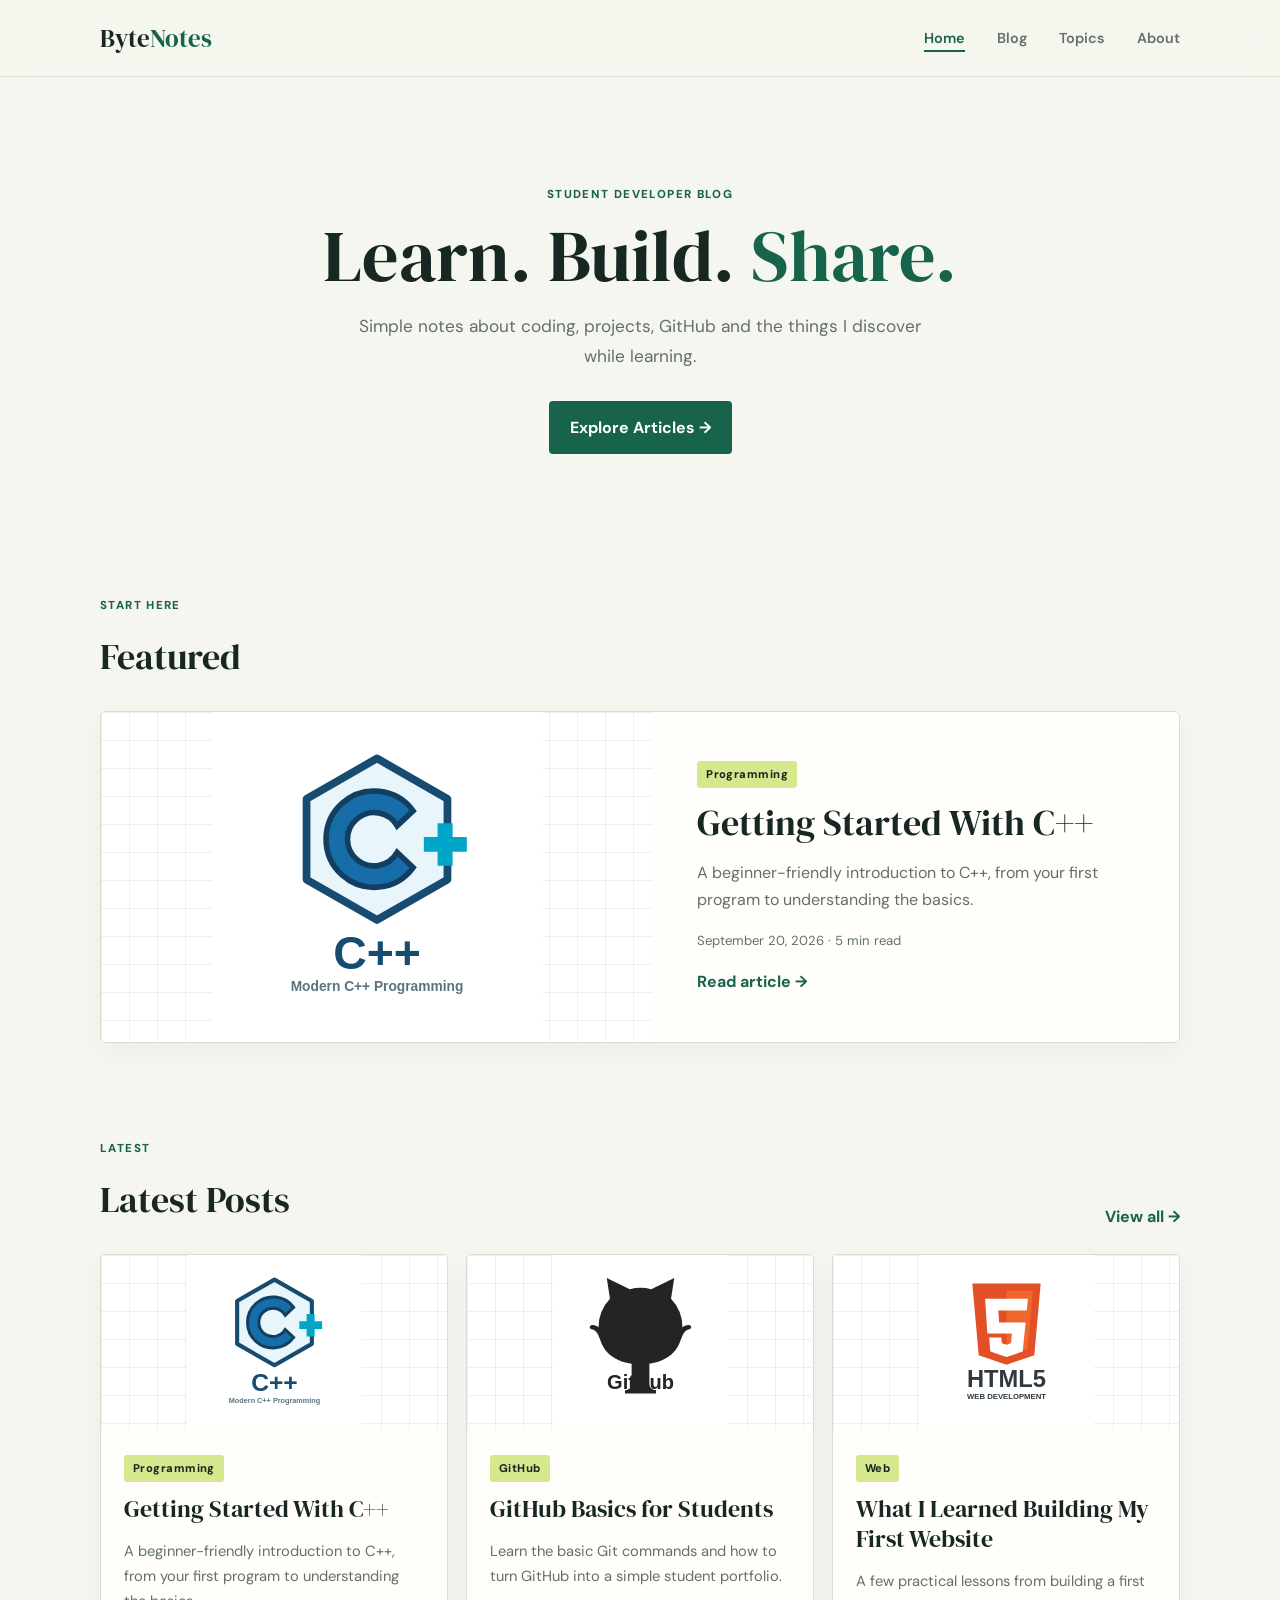
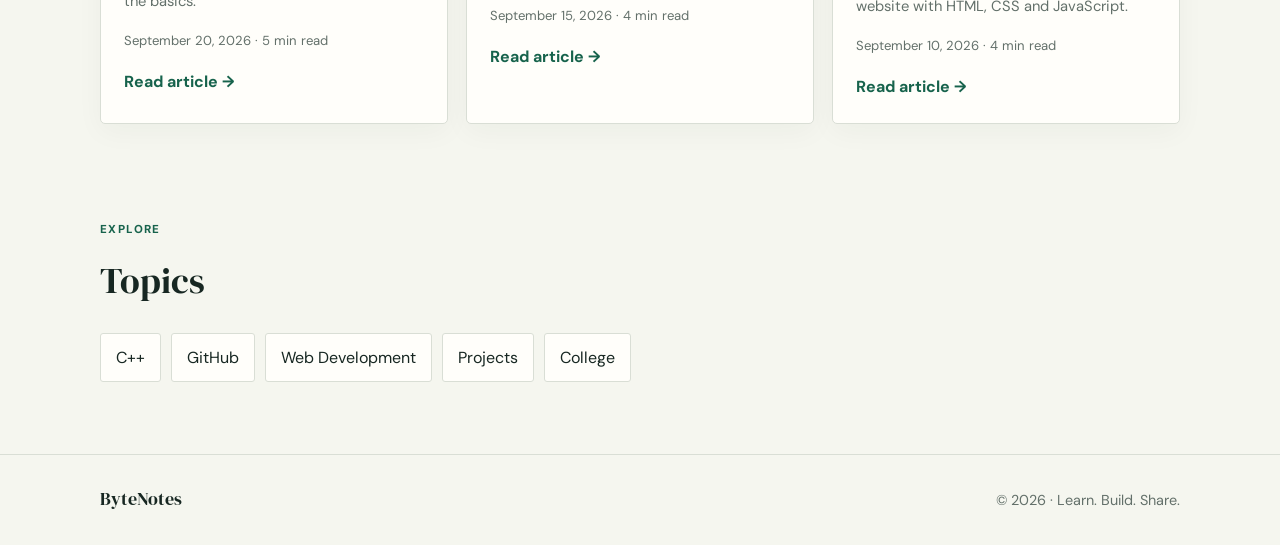
<file: index.html>
<!DOCTYPE html>
<html lang="en">
<head>
  <meta charset="UTF-8">
  <meta name="viewport" content="width=device-width, initial-scale=1.0">
  <title>ByteNotes — Learn. Build. Share.</title>
  <meta name="description" content="Simple notes from a student developer.">
  <meta name="google-site-verification" content="mamQUsibNW3G-osurxXka2bEJga1ll01CRC1qk5t_Zo">
  <link rel="preconnect" href="https://fonts.googleapis.com">
  <link rel="preconnect" href="https://fonts.gstatic.com" crossorigin>
  <link href="https://fonts.googleapis.com/css2?family=DM+Sans:wght@400;500;600;700&family=DM+Serif+Display&display=swap" rel="stylesheet">
  <link rel="stylesheet" href="css/style.css">
  <link rel="stylesheet" href="css/polish.css">
</head>
<body>
<header class="header">
  <div class="container nav">
    <a class="logo" href="index.html">Byte<span>Notes</span></a>
    <button class="menu-btn" aria-label="Open navigation" aria-expanded="false" aria-controls="site-navigation">☰</button>
    <nav id="site-navigation">
      <a class="active" href="index.html">Home</a>
      <a href="blog.html">Blog</a>
      <a href="index.html#topics">Topics</a>
      <a href="about.html">About</a>
    </nav>
  </div>
</header>

<main>
<section class="hero container">
  <p class="eyebrow">STUDENT DEVELOPER BLOG</p>
  <h1>Learn. Build. <span>Share.</span></h1>
  <p class="hero-text">Simple notes about coding, projects, GitHub and the things I discover while learning.</p>
  <a class="btn" href="blog.html">Explore Articles →</a>
</section>

<section class="container section">
  <div class="section-title">
    <div><p class="eyebrow">START HERE</p><h2>Featured</h2></div>
  </div>
  <article class="featured-card">
    <img class="featured-image" src="images/cpp-programming.svg" alt="C++ logo with Modern C++ Programming caption" width="768" height="768">
    <div class="featured-content">
      <span class="tag">Programming</span>
      <h3>Getting Started With C++</h3>
      <p>A beginner-friendly introduction to C++, from your first program to understanding the basics.</p>
      <p class="meta">September 20, 2026 · 5 min read</p>
      <a class="read-link" href="posts/cpp-basics.html">Read article →</a>
    </div>
  </article>
</section>

<section class="container section">
  <div class="section-title">
    <div><p class="eyebrow">LATEST</p><h2>Latest Posts</h2></div>
    <a href="blog.html" class="view-all">View all →</a>
  </div>
  <div id="latest-posts" class="post-grid"></div>
</section>

<section id="topics" class="container section">
  <p class="eyebrow">EXPLORE</p>
  <h2>Topics</h2>
  <div class="topics">
    <a href="blog.html?topic=Programming">C++</a>
    <a href="blog.html?topic=GitHub">GitHub</a>
    <a href="blog.html?topic=Web">Web Development</a>
    <a href="blog.html?topic=Projects">Projects</a>
    <a href="blog.html?topic=College">College</a>
  </div>
</section>
</main>

<footer><div class="container footer"><strong>ByteNotes</strong><span>© 2026 · Learn. Build. Share.</span></div></footer>
<script src="js/posts.js"></script>
<script src="js/main.js"></script>
</body>
</html>
</file>
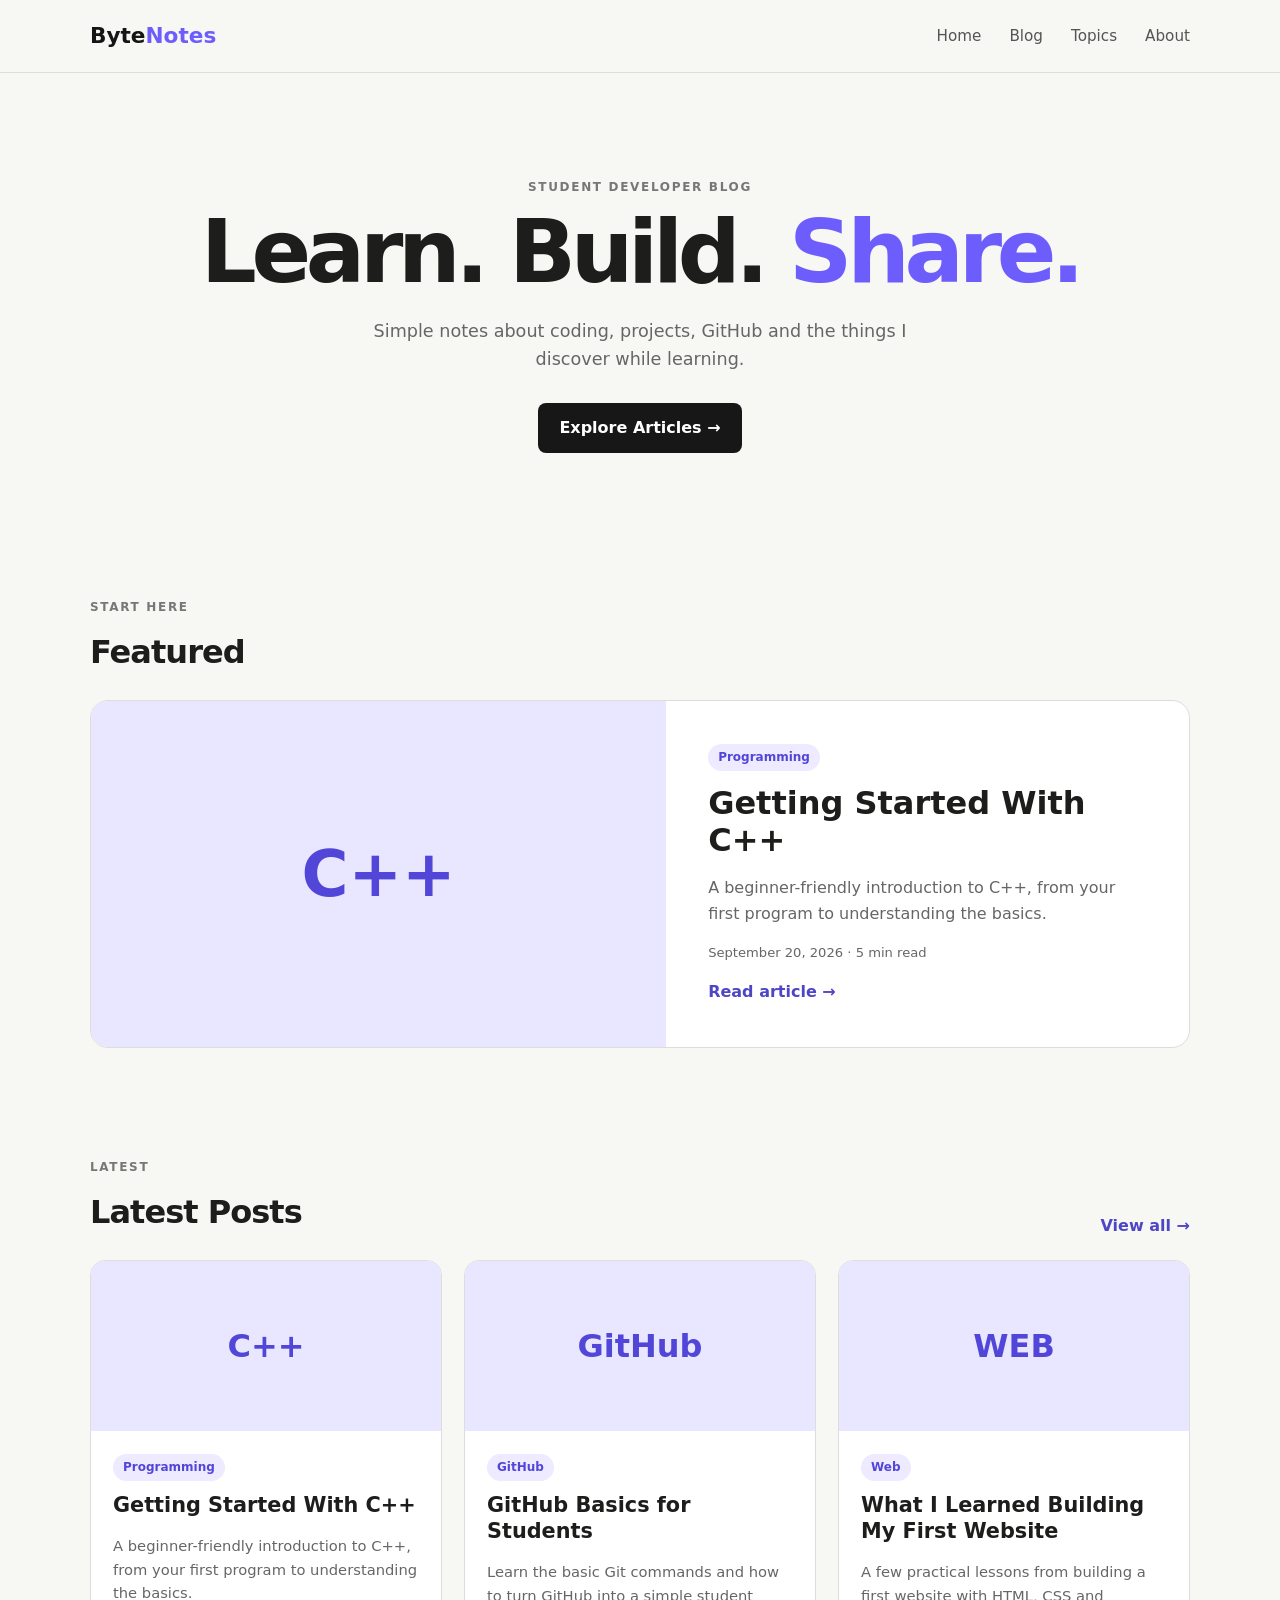
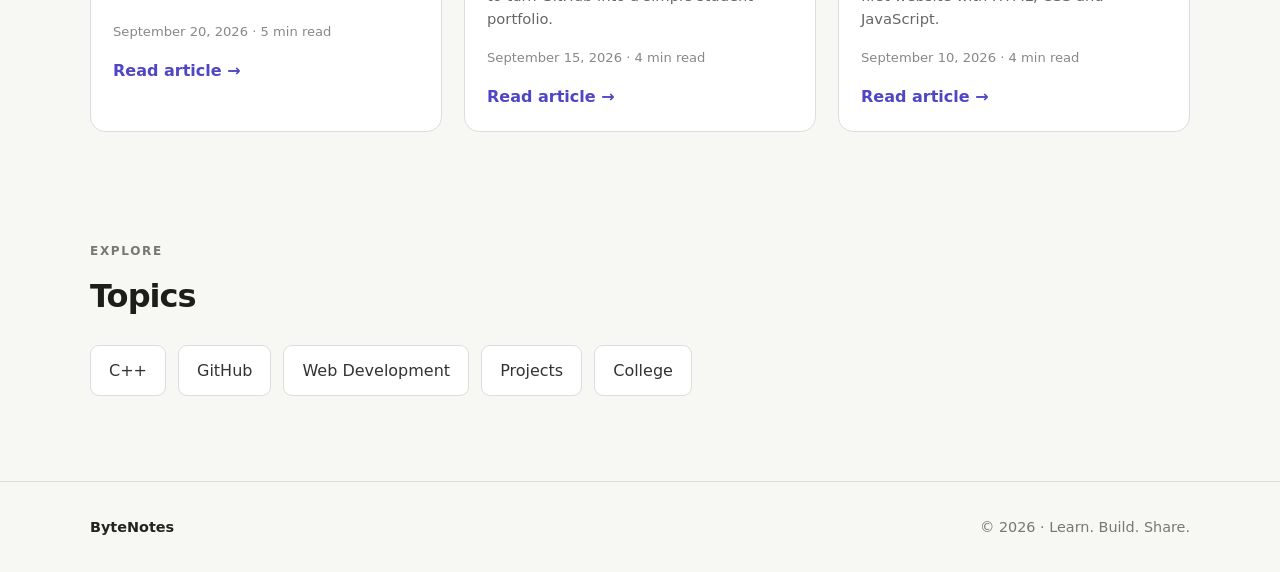
<file: bytenotes/index.html>
<!DOCTYPE html>
<html lang="en">
<head>
  <meta charset="UTF-8">
  <meta name="viewport" content="width=device-width, initial-scale=1.0">
  <title>ByteNotes — Learn. Build. Share.</title>
  <meta name="description" content="Simple notes from a student developer.">
  <link rel="stylesheet" href="css/style.css">
</head>
<body>
<header class="header">
  <div class="container nav">
    <a class="logo" href="index.html">Byte<span>Notes</span></a>
    <button class="menu-btn" aria-label="Toggle menu">☰</button>
    <nav>
      <a href="index.html">Home</a>
      <a href="blog.html">Blog</a>
      <a href="index.html#topics">Topics</a>
      <a href="about.html">About</a>
    </nav>
  </div>
</header>

<main>
<section class="hero container">
  <p class="eyebrow">STUDENT DEVELOPER BLOG</p>
  <h1>Learn. Build. <span>Share.</span></h1>
  <p class="hero-text">Simple notes about coding, projects, GitHub and the things I discover while learning.</p>
  <a class="btn" href="blog.html">Explore Articles →</a>
</section>

<section class="container section">
  <div class="section-title">
    <div><p class="eyebrow">START HERE</p><h2>Featured</h2></div>
  </div>
  <article class="featured-card">
    <div class="featured-image">C++</div>
    <div class="featured-content">
      <span class="tag">Programming</span>
      <h3>Getting Started With C++</h3>
      <p>A beginner-friendly introduction to C++, from your first program to understanding the basics.</p>
      <p class="meta">September 20, 2026 · 5 min read</p>
      <a class="read-link" href="posts/cpp-basics.html">Read article →</a>
    </div>
  </article>
</section>

<section class="container section">
  <div class="section-title">
    <div><p class="eyebrow">LATEST</p><h2>Latest Posts</h2></div>
    <a href="blog.html" class="view-all">View all →</a>
  </div>
  <div id="latest-posts" class="post-grid"></div>
</section>

<section id="topics" class="container section">
  <p class="eyebrow">EXPLORE</p>
  <h2>Topics</h2>
  <div class="topics">
    <a href="blog.html?topic=Programming">C++</a>
    <a href="blog.html?topic=GitHub">GitHub</a>
    <a href="blog.html?topic=Web">Web Development</a>
    <a href="blog.html?topic=Projects">Projects</a>
    <a href="blog.html?topic=College">College</a>
  </div>
</section>
</main>

<footer><div class="container footer"><strong>ByteNotes</strong><span>© 2026 · Learn. Build. Share.</span></div></footer>
<script src="js/posts.js"></script>
<script src="js/main.js"></script>
</body>
</html>
</file>
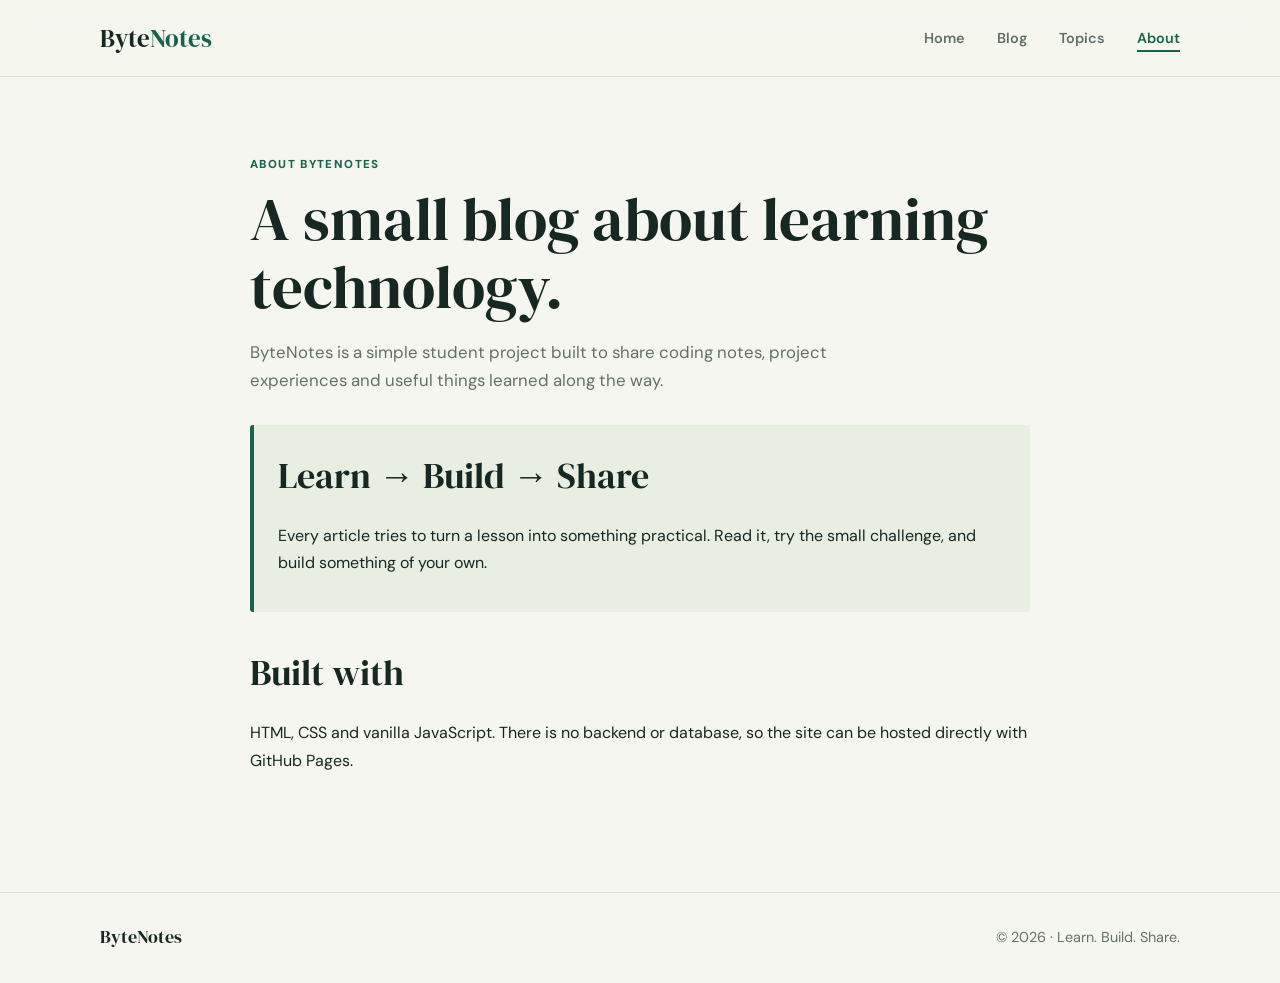
<file: about.html>
<!DOCTYPE html>
<html lang="en">
<head>
  <meta charset="UTF-8">
  <meta name="viewport" content="width=device-width, initial-scale=1.0">
  <title>About — ByteNotes</title>
  <meta name="description" content="Learn about ByteNotes, a student-built blog for sharing practical technology lessons.">
  <link rel="preconnect" href="https://fonts.googleapis.com">
  <link rel="preconnect" href="https://fonts.gstatic.com" crossorigin>
  <link href="https://fonts.googleapis.com/css2?family=DM+Sans:wght@400;500;600;700&family=DM+Serif+Display&display=swap" rel="stylesheet">
  <link rel="stylesheet" href="css/style.css">
  <link rel="stylesheet" href="css/polish.css">
</head>
<body>
<header class="header"><div class="container nav">
  <a class="logo" href="index.html">Byte<span>Notes</span></a>
  <button class="menu-btn" aria-label="Open navigation" aria-expanded="false" aria-controls="site-navigation">☰</button>
  <nav id="site-navigation"><a href="index.html">Home</a><a href="blog.html">Blog</a><a href="index.html#topics">Topics</a><a class="active" href="about.html">About</a></nav>
</div></header>

<main class="container page narrow">
  <p class="eyebrow">ABOUT BYTENOTES</p>
  <h1>A small blog about learning technology.</h1>
  <p class="lead">ByteNotes is a simple student project built to share coding notes, project experiences and useful things learned along the way.</p>
  <div class="note-box">
    <h2>Learn → Build → Share</h2>
    <p>Every article tries to turn a lesson into something practical. Read it, try the small challenge, and build something of your own.</p>
  </div>
  <h2>Built with</h2>
  <p>HTML, CSS and vanilla JavaScript. There is no backend or database, so the site can be hosted directly with GitHub Pages.</p>
</main>

<footer><div class="container footer"><strong>ByteNotes</strong><span>© 2026 · Learn. Build. Share.</span></div></footer>
<script src="js/main.js"></script>
</body>
</html>
</file>
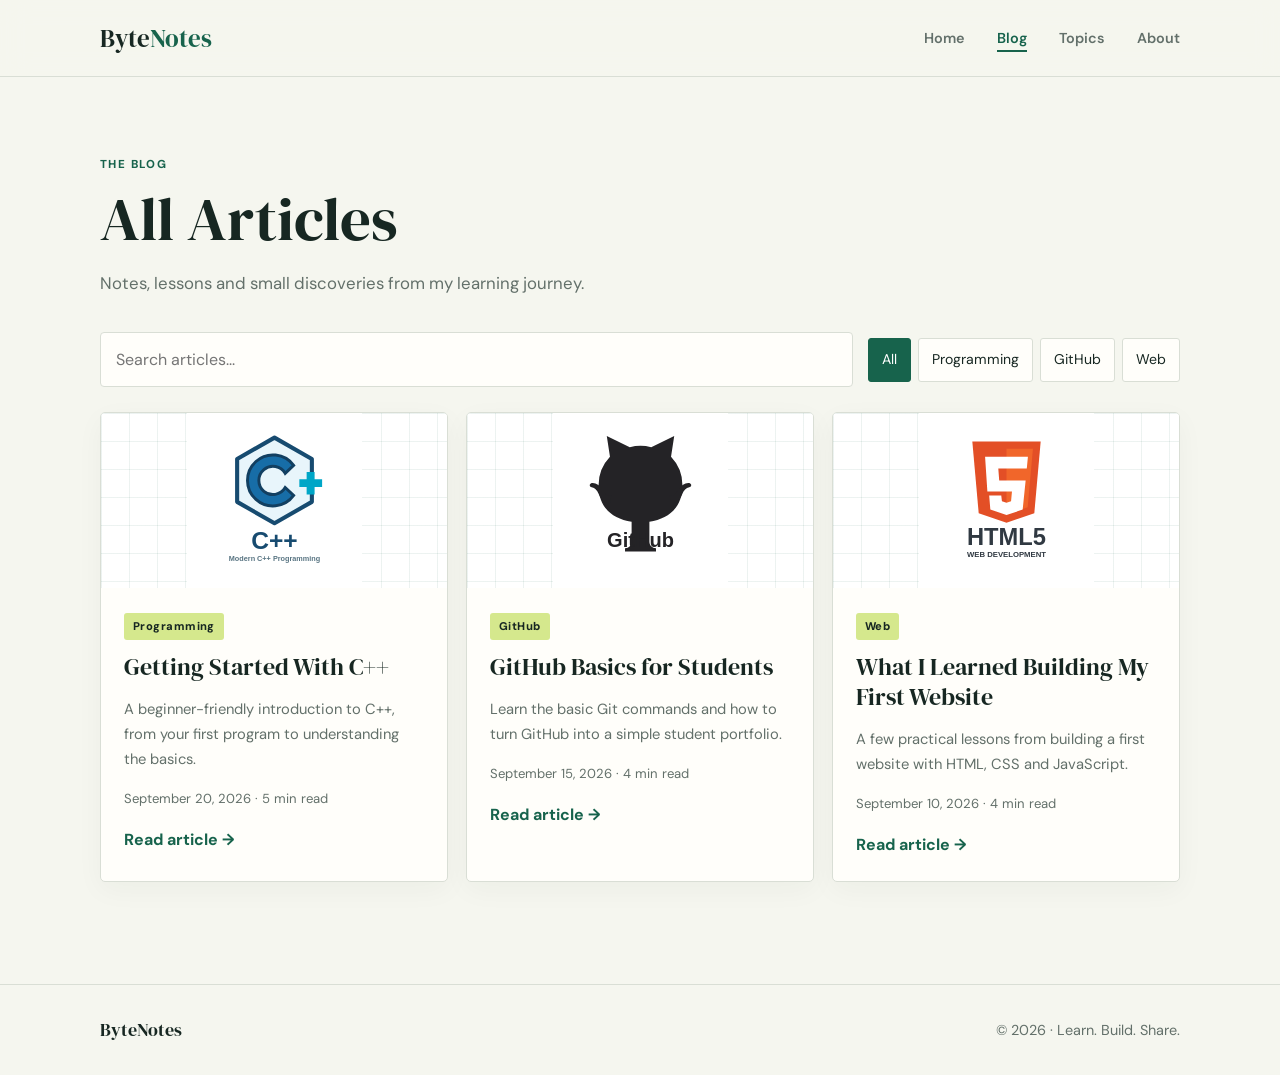
<file: blog.html>
<!DOCTYPE html>
<html lang="en">
<head>
  <meta charset="UTF-8">
  <meta name="viewport" content="width=device-width, initial-scale=1.0">
  <title>Blog — ByteNotes</title>
  <meta name="description" content="Browse programming, web development and GitHub notes from ByteNotes.">
  <link rel="preconnect" href="https://fonts.googleapis.com">
  <link rel="preconnect" href="https://fonts.gstatic.com" crossorigin>
  <link href="https://fonts.googleapis.com/css2?family=DM+Sans:wght@400;500;600;700&family=DM+Serif+Display&display=swap" rel="stylesheet">
  <link rel="stylesheet" href="css/style.css">
  <link rel="stylesheet" href="css/polish.css">
</head>
<body>
<header class="header"><div class="container nav">
  <a class="logo" href="index.html">Byte<span>Notes</span></a>
  <button class="menu-btn" aria-label="Open navigation" aria-expanded="false" aria-controls="site-navigation">☰</button>
  <nav id="site-navigation"><a href="index.html">Home</a><a class="active" href="blog.html">Blog</a><a href="index.html#topics">Topics</a><a href="about.html">About</a></nav>
</div></header>

<main class="container page">
  <p class="eyebrow">THE BLOG</p>
  <h1>All Articles</h1>
  <p class="lead">Notes, lessons and small discoveries from my learning journey.</p>

  <div class="blog-tools">
    <input id="search" type="search" aria-label="Search articles" placeholder="Search articles...">
    <div id="filters" class="filters"></div>
  </div>
  <div id="all-posts" class="post-grid" aria-live="polite"></div>
</main>

<footer><div class="container footer"><strong>ByteNotes</strong><span>© 2026 · Learn. Build. Share.</span></div></footer>
<script src="js/posts.js"></script>
<script src="js/main.js"></script>
</body>
</html>
</file>
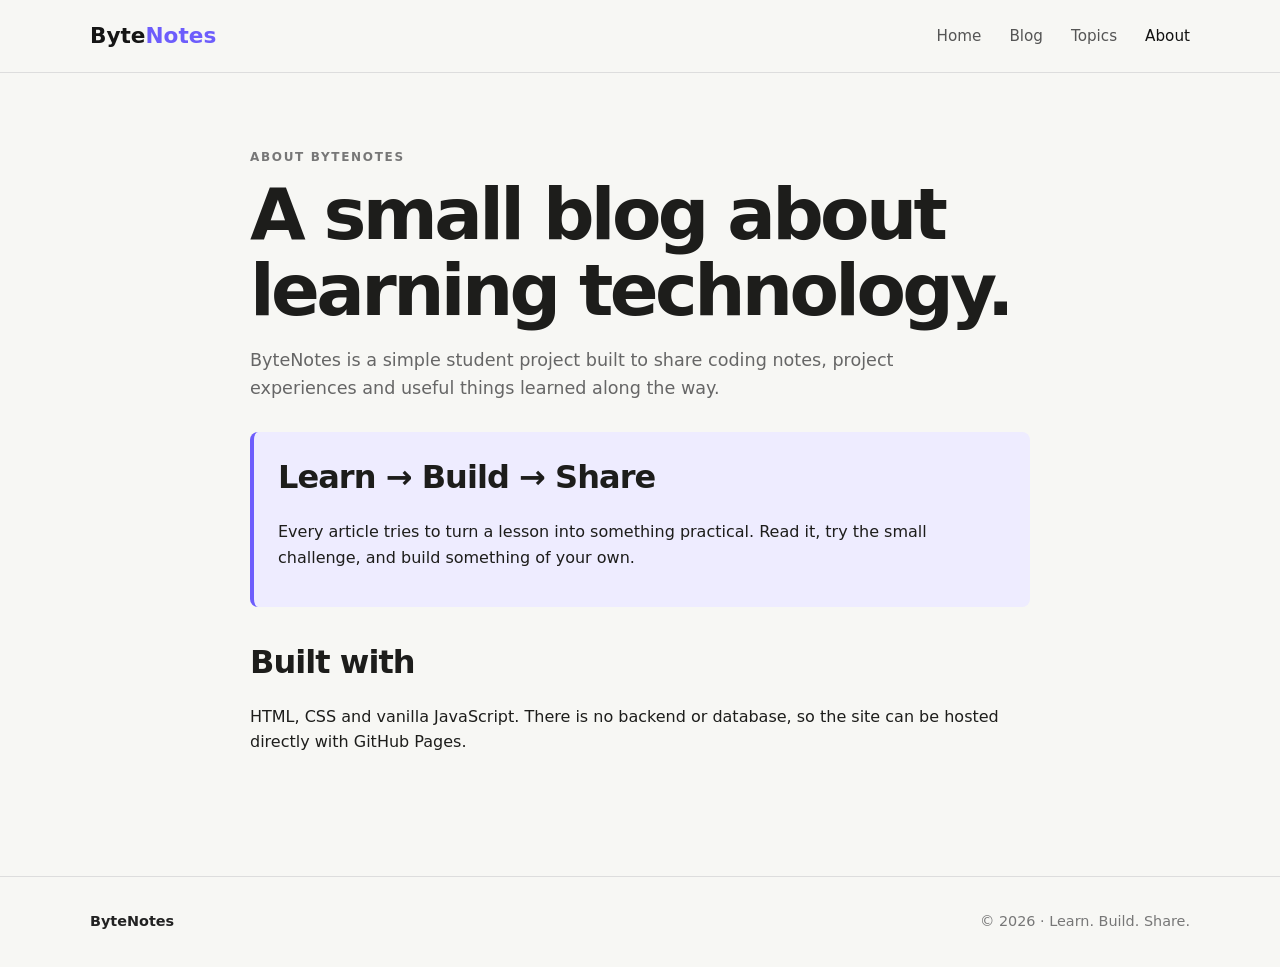
<file: bytenotes/about.html>
<!DOCTYPE html>
<html lang="en">
<head>
  <meta charset="UTF-8">
  <meta name="viewport" content="width=device-width, initial-scale=1.0">
  <title>About — ByteNotes</title>
  <link rel="stylesheet" href="css/style.css">
</head>
<body>
<header class="header"><div class="container nav">
  <a class="logo" href="index.html">Byte<span>Notes</span></a>
  <button class="menu-btn" aria-label="Toggle menu">☰</button>
  <nav><a href="index.html">Home</a><a href="blog.html">Blog</a><a href="index.html#topics">Topics</a><a class="active" href="about.html">About</a></nav>
</div></header>

<main class="container page narrow">
  <p class="eyebrow">ABOUT BYTENOTES</p>
  <h1>A small blog about learning technology.</h1>
  <p class="lead">ByteNotes is a simple student project built to share coding notes, project experiences and useful things learned along the way.</p>
  <div class="note-box">
    <h2>Learn → Build → Share</h2>
    <p>Every article tries to turn a lesson into something practical. Read it, try the small challenge, and build something of your own.</p>
  </div>
  <h2>Built with</h2>
  <p>HTML, CSS and vanilla JavaScript. There is no backend or database, so the site can be hosted directly with GitHub Pages.</p>
</main>

<footer><div class="container footer"><strong>ByteNotes</strong><span>© 2026 · Learn. Build. Share.</span></div></footer>
<script src="js/main.js"></script>
</body>
</html>
</file>
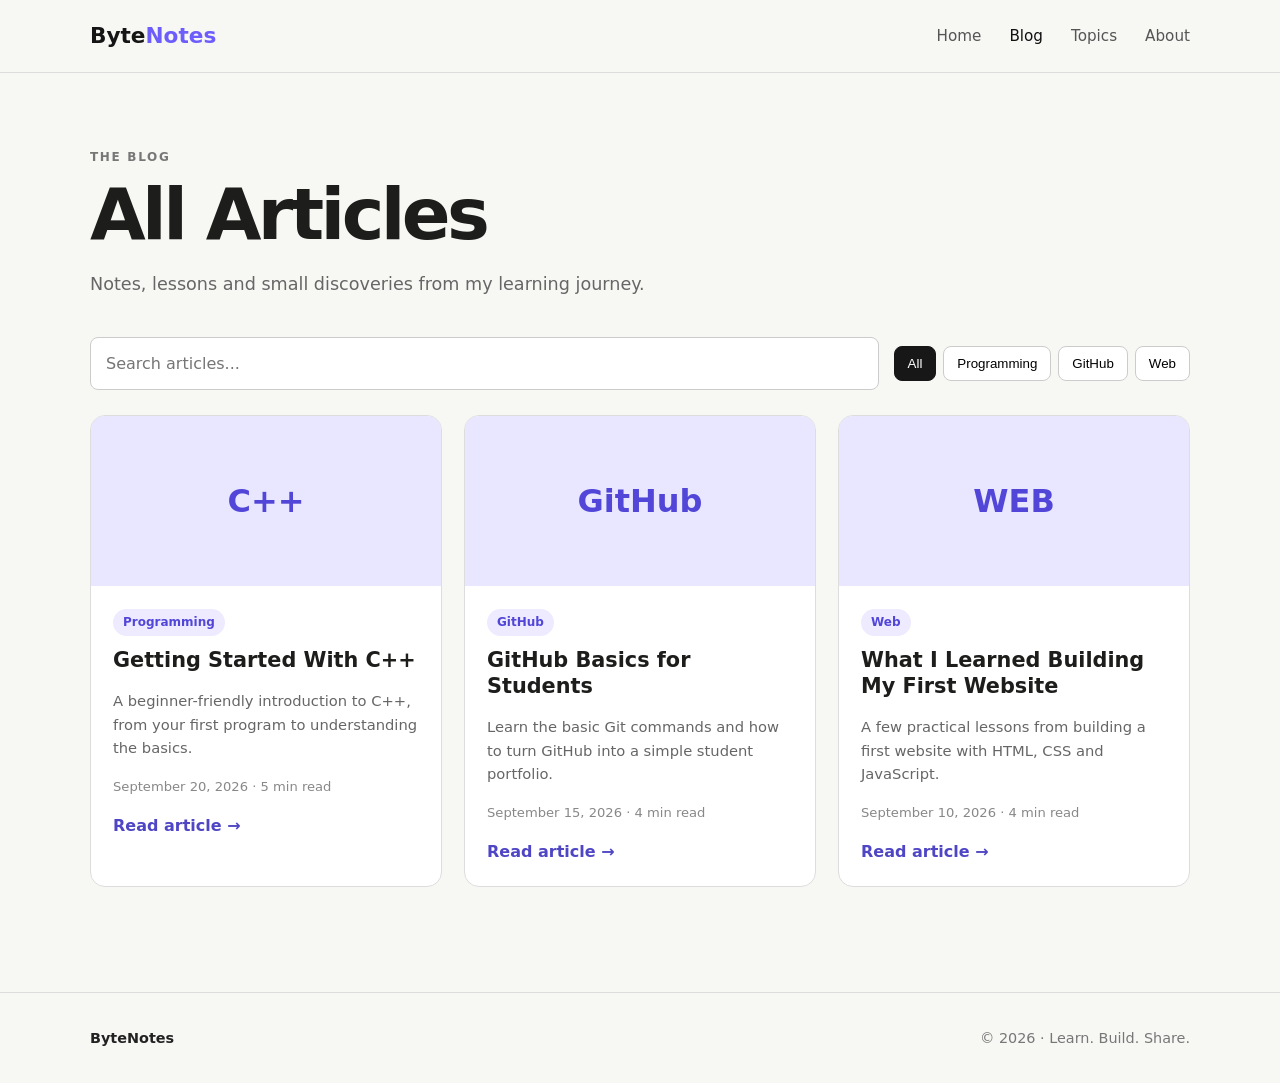
<file: bytenotes/blog.html>
<!DOCTYPE html>
<html lang="en">
<head>
  <meta charset="UTF-8">
  <meta name="viewport" content="width=device-width, initial-scale=1.0">
  <title>Blog — ByteNotes</title>
  <link rel="stylesheet" href="css/style.css">
</head>
<body>
<header class="header"><div class="container nav">
  <a class="logo" href="index.html">Byte<span>Notes</span></a>
  <button class="menu-btn" aria-label="Toggle menu">☰</button>
  <nav><a href="index.html">Home</a><a class="active" href="blog.html">Blog</a><a href="index.html#topics">Topics</a><a href="about.html">About</a></nav>
</div></header>

<main class="container page">
  <p class="eyebrow">THE BLOG</p>
  <h1>All Articles</h1>
  <p class="lead">Notes, lessons and small discoveries from my learning journey.</p>

  <div class="blog-tools">
    <input id="search" type="search" placeholder="Search articles...">
    <div id="filters" class="filters"></div>
  </div>
  <div id="all-posts" class="post-grid"></div>
</main>

<footer><div class="container footer"><strong>ByteNotes</strong><span>© 2026 · Learn. Build. Share.</span></div></footer>
<script src="js/posts.js"></script>
<script src="js/main.js"></script>
</body>
</html>
</file>
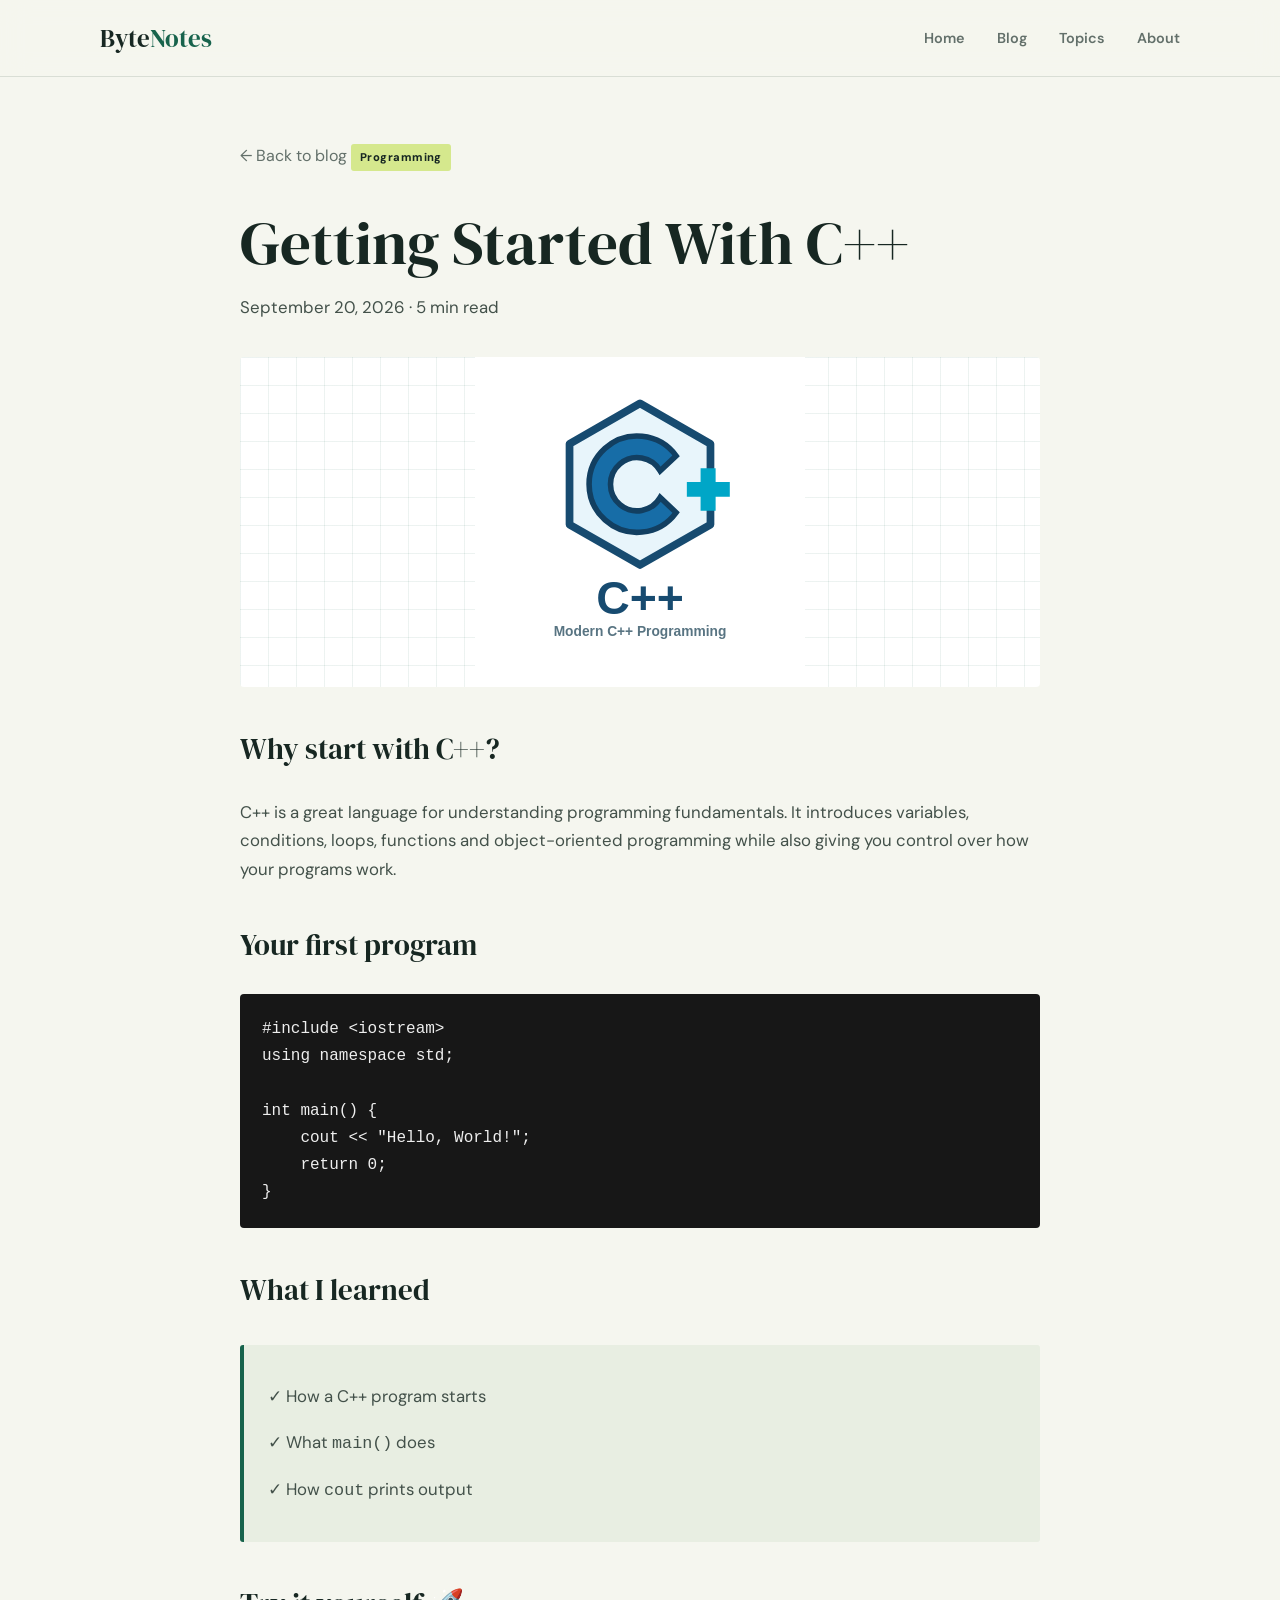
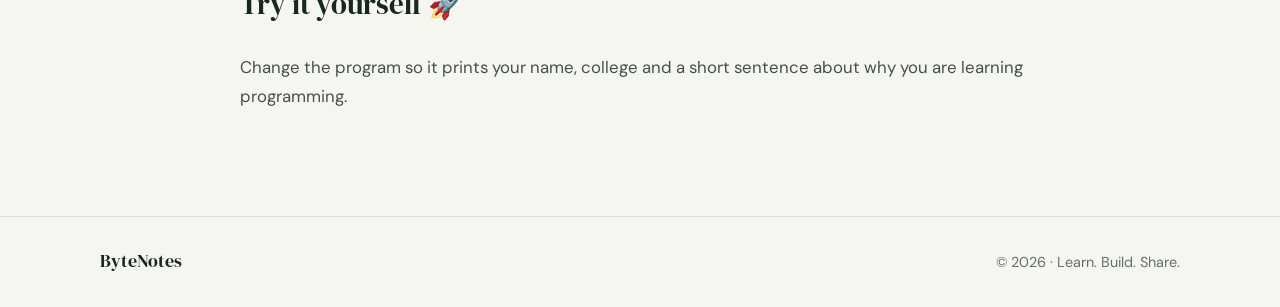
<file: posts/cpp-basics.html>
<!DOCTYPE html>
<html lang="en">
<head>
  <meta charset="UTF-8">
  <meta name="viewport" content="width=device-width, initial-scale=1.0">
  <title>Getting Started With C++ — ByteNotes</title>
  <link rel="preconnect" href="https://fonts.googleapis.com">
  <link rel="preconnect" href="https://fonts.gstatic.com" crossorigin>
  <link href="https://fonts.googleapis.com/css2?family=DM+Sans:wght@400;500;600;700&family=DM+Serif+Display&display=swap" rel="stylesheet">
  <link rel="stylesheet" href="../css/style.css">
  <link rel="stylesheet" href="../css/polish.css">
</head>
<body>
<header class="header"><div class="container nav">
  <a class="logo" href="../index.html">Byte<span>Notes</span></a>
  <button class="menu-btn" aria-label="Open navigation" aria-expanded="false" aria-controls="site-navigation">☰</button>
  <nav id="site-navigation"><a href="../index.html">Home</a><a href="../blog.html">Blog</a><a href="../index.html#topics">Topics</a><a href="../about.html">About</a></nav>
</div></header>

<main class="container article">
  <a class="back" href="../blog.html">← Back to blog</a>
  <span class="tag">Programming</span>
  <h1>Getting Started With C++</h1>
  <p class="meta">September 20, 2026 · 5 min read</p>
  <img class="article-cover" src="../images/cpp-programming.svg" alt="C++ logo with Modern C++ Programming caption" width="768" height="768">
  <h2>Why start with C++?</h2>
  <p>C++ is a great language for understanding programming fundamentals. It introduces variables, conditions, loops, functions and object-oriented programming while also giving you control over how your programs work.</p>
  <h2>Your first program</h2>
  <pre><code>#include &lt;iostream&gt;
using namespace std;

int main() {
    cout &lt;&lt; "Hello, World!";
    return 0;
}</code></pre>
  <h2>What I learned</h2>
  <div class="note-box">
    <p>✓ How a C++ program starts</p>
    <p>✓ What <code>main()</code> does</p>
    <p>✓ How <code>cout</code> prints output</p>
  </div>
  <h2>Try it yourself 🚀</h2>
  <p>Change the program so it prints your name, college and a short sentence about why you are learning programming.</p>
</main>

<footer><div class="container footer"><strong>ByteNotes</strong><span>© 2026 · Learn. Build. Share.</span></div></footer>
<script src="../js/main.js"></script>
</body>
</html>
</file>
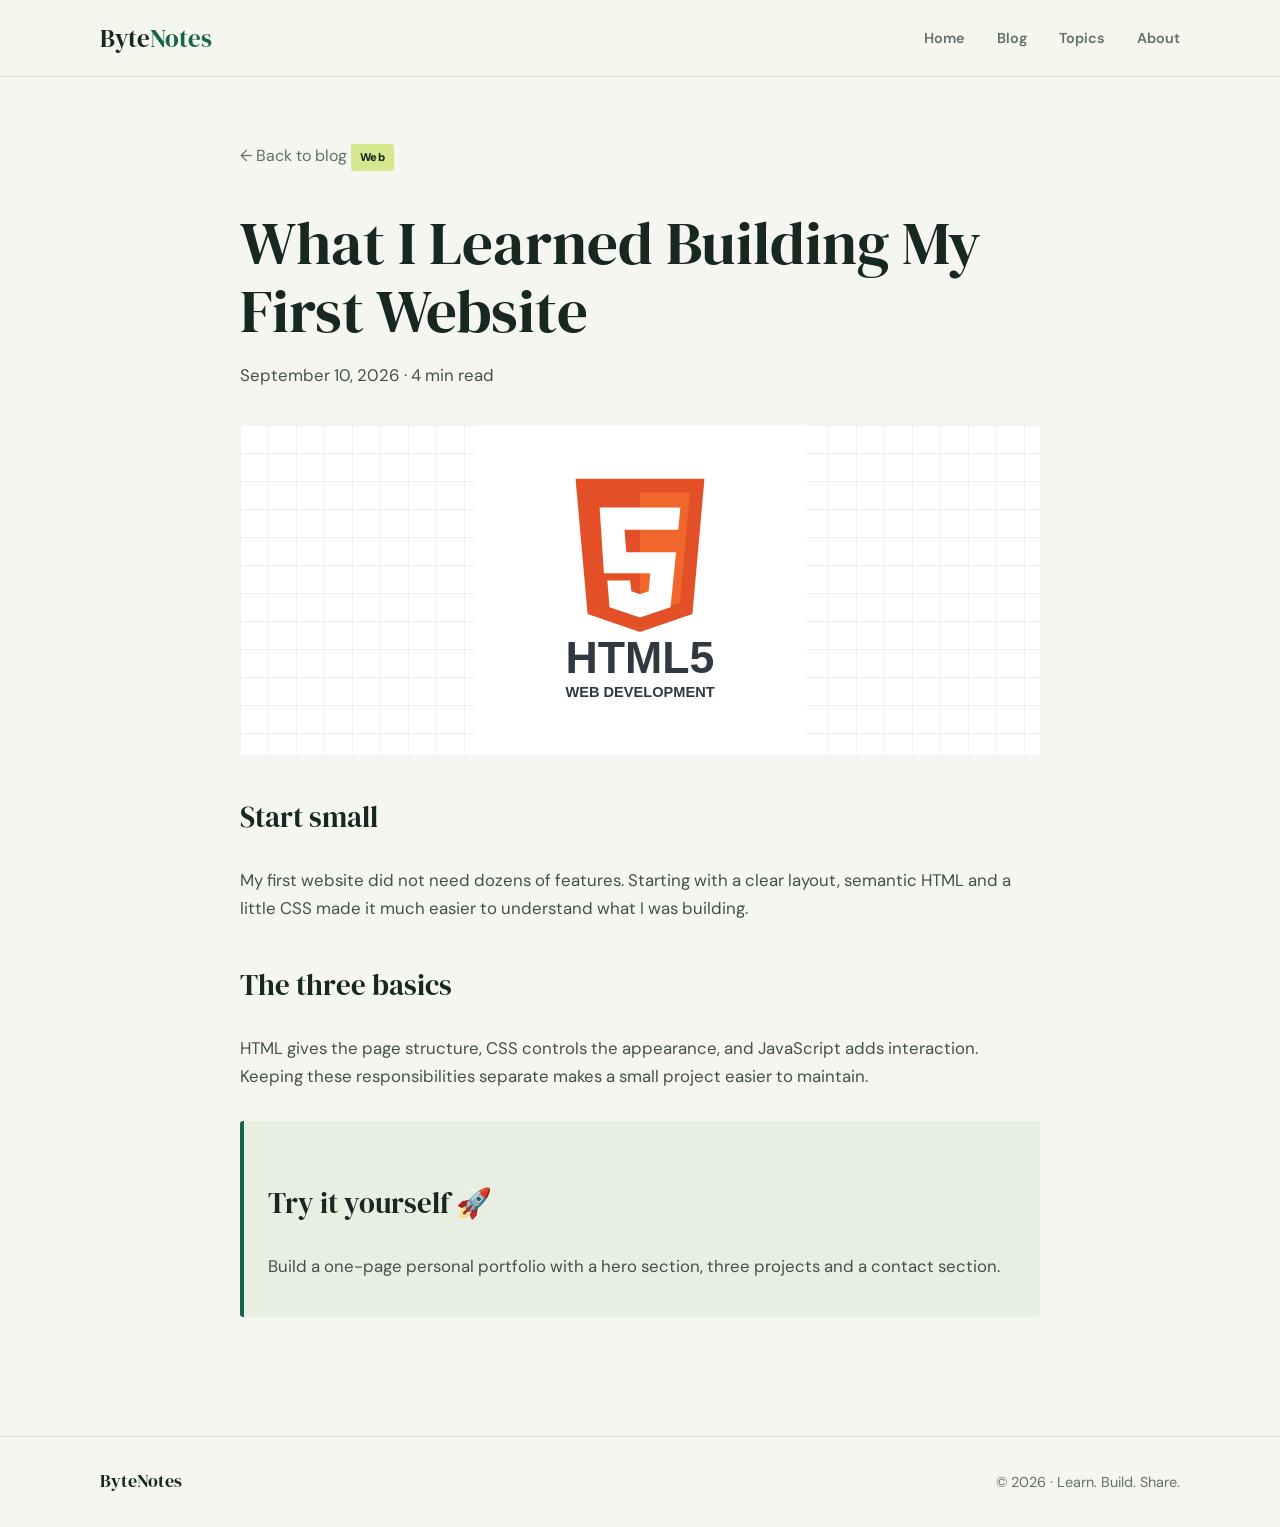
<file: posts/first-website.html>
<!DOCTYPE html>
<html lang="en">
<head>
	<meta charset="UTF-8">
	<meta name="viewport" content="width=device-width, initial-scale=1.0">
	<title>My First Website — ByteNotes</title>
	<meta name="description" content="Practical lessons from building a first website with HTML, CSS and JavaScript.">
	<link rel="preconnect" href="https://fonts.googleapis.com">
	<link rel="preconnect" href="https://fonts.gstatic.com" crossorigin>
	<link href="https://fonts.googleapis.com/css2?family=DM+Sans:wght@400;500;600;700&family=DM+Serif+Display&display=swap" rel="stylesheet">
	<link rel="stylesheet" href="../css/style.css">
	<link rel="stylesheet" href="../css/polish.css">
</head>
<body>
<header class="header"><div class="container nav"><a class="logo" href="../index.html">Byte<span>Notes</span></a><button class="menu-btn" aria-label="Open navigation" aria-expanded="false" aria-controls="site-navigation">☰</button><nav id="site-navigation"><a href="../index.html">Home</a><a href="../blog.html">Blog</a><a href="../index.html#topics">Topics</a><a href="../about.html">About</a></nav></div></header>
<main class="container article">
	<a class="back" href="../blog.html">← Back to blog</a>
	<span class="tag">Web</span>
	<h1>What I Learned Building My First Website</h1>
	<p class="meta">September 10, 2026 · 4 min read</p>
	<img class="article-cover" src="../images/html5-development.svg" alt="HTML5 shield with Web Development caption" width="768" height="768">
	<h2>Start small</h2>
	<p>My first website did not need dozens of features. Starting with a clear layout, semantic HTML and a little CSS made it much easier to understand what I was building.</p>
	<h2>The three basics</h2>
	<p>HTML gives the page structure, CSS controls the appearance, and JavaScript adds interaction. Keeping these responsibilities separate makes a small project easier to maintain.</p>
	<div class="note-box"><h2>Try it yourself 🚀</h2><p>Build a one-page personal portfolio with a hero section, three projects and a contact section.</p></div>
</main>
<footer><div class="container footer"><strong>ByteNotes</strong><span>© 2026 · Learn. Build. Share.</span></div></footer>
<script src="../js/main.js"></script>
</body>
</html>
</file>
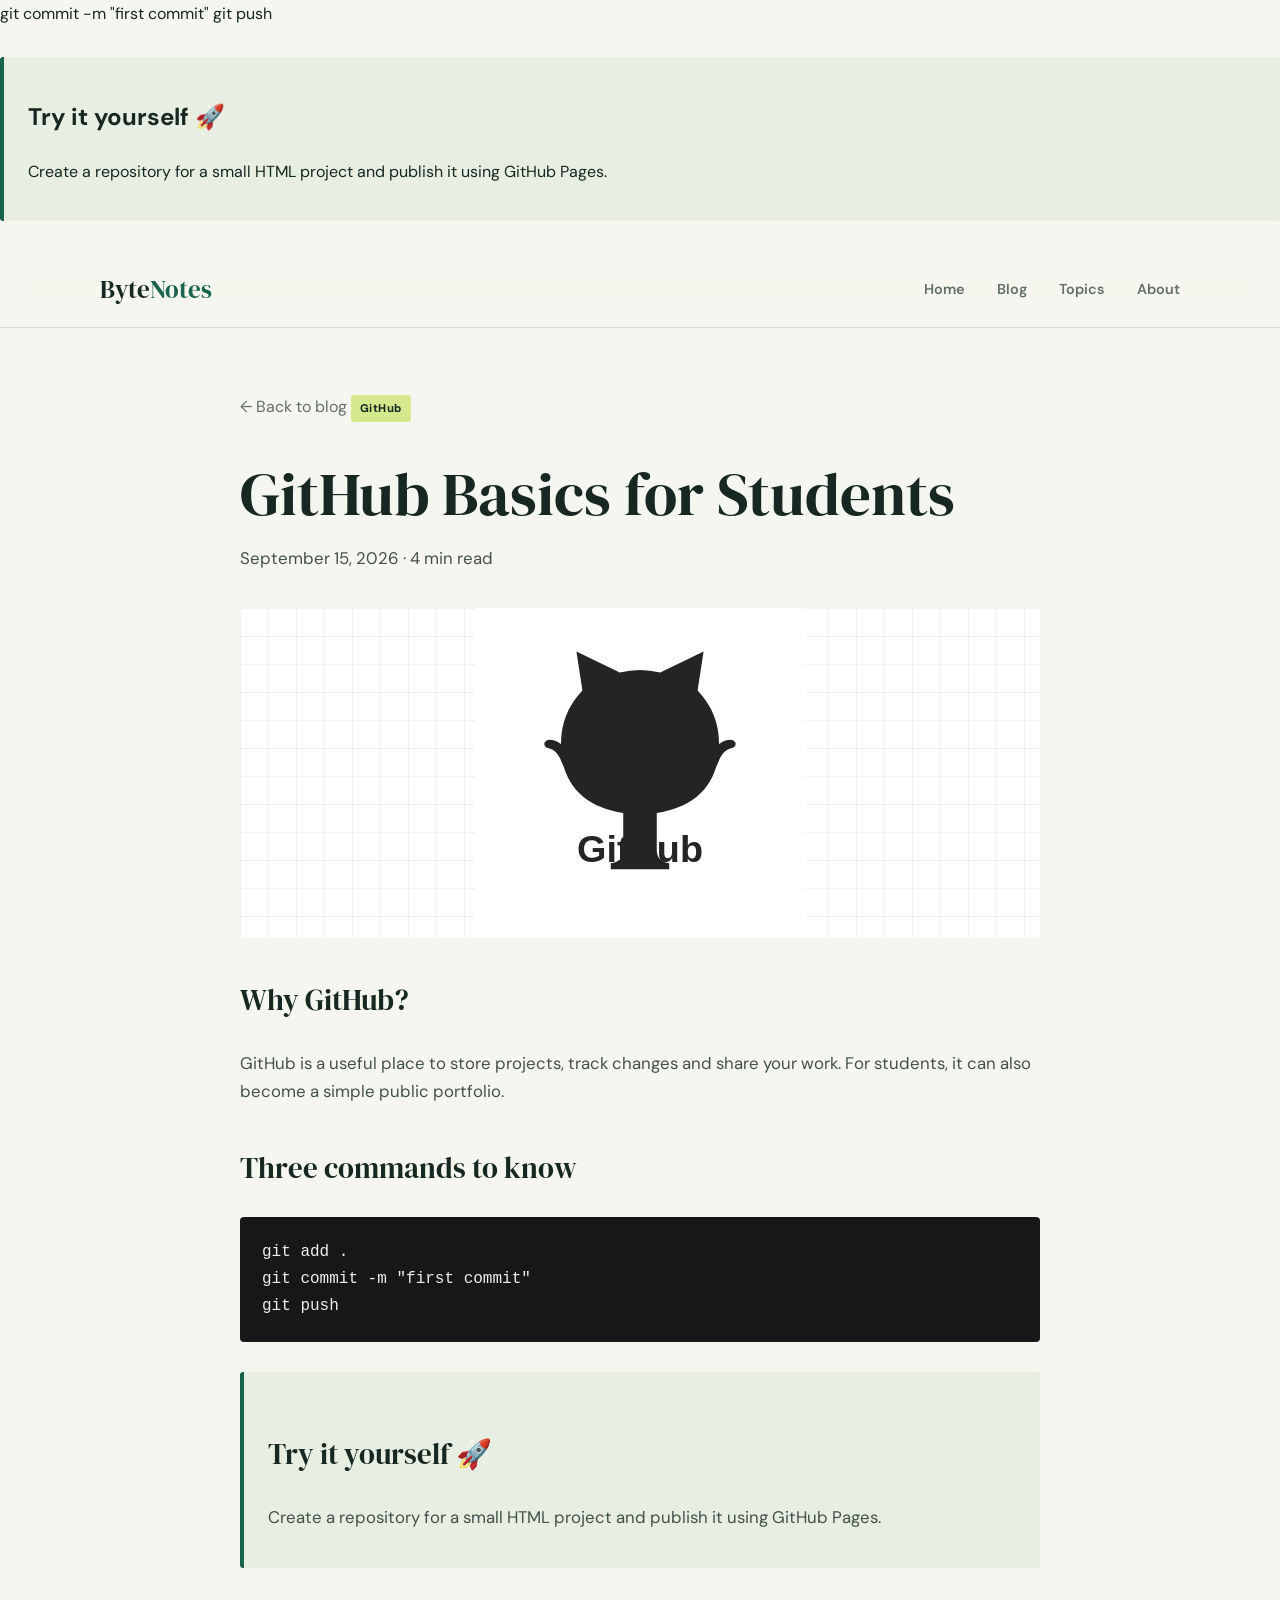
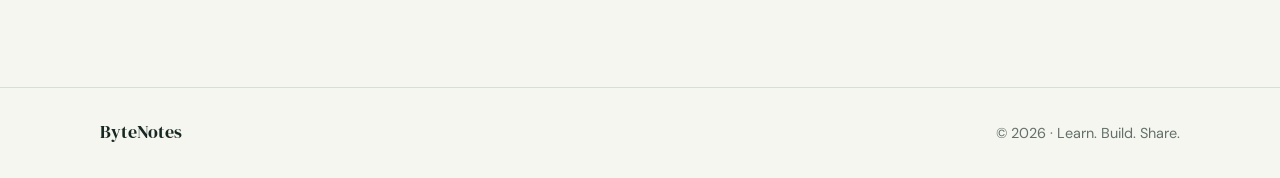
<file: posts/github-basics.html>
<!DOCTYPE html>
git commit -m "first commit"
git push</code></pre><div class="note-box"><h2>Try it yourself 🚀</h2><p>Create a repository for a small HTML project and publish it using GitHub Pages.</p></div></main>
<html lang="en">
<head>
	<meta charset="UTF-8">
	<meta name="viewport" content="width=device-width, initial-scale=1.0">
	<title>GitHub Basics — ByteNotes</title>
	<meta name="description" content="Learn Git basics and use GitHub as a simple student portfolio.">
	<link rel="preconnect" href="https://fonts.googleapis.com">
	<link rel="preconnect" href="https://fonts.gstatic.com" crossorigin>
	<link href="https://fonts.googleapis.com/css2?family=DM+Sans:wght@400;500;600;700&family=DM+Serif+Display&display=swap" rel="stylesheet">
	<link rel="stylesheet" href="../css/style.css">
	<link rel="stylesheet" href="../css/polish.css">
</head>
<body>
<header class="header"><div class="container nav"><a class="logo" href="../index.html">Byte<span>Notes</span></a><button class="menu-btn" aria-label="Open navigation" aria-expanded="false" aria-controls="site-navigation">☰</button><nav id="site-navigation"><a href="../index.html">Home</a><a href="../blog.html">Blog</a><a href="../index.html#topics">Topics</a><a href="../about.html">About</a></nav></div></header>
<main class="container article">
	<a class="back" href="../blog.html">← Back to blog</a>
	<span class="tag">GitHub</span>
	<h1>GitHub Basics for Students</h1>
	<p class="meta">September 15, 2026 · 4 min read</p>
	<img class="article-cover" src="../images/github-mark.svg" alt="GitHub Octocat logo" width="768" height="768">
	<h2>Why GitHub?</h2>
	<p>GitHub is a useful place to store projects, track changes and share your work. For students, it can also become a simple public portfolio.</p>
	<h2>Three commands to know</h2>
	<pre><code>git add .
git commit -m "first commit"
git push</code></pre>
	<div class="note-box"><h2>Try it yourself 🚀</h2><p>Create a repository for a small HTML project and publish it using GitHub Pages.</p></div>
</main>
<footer><div class="container footer"><strong>ByteNotes</strong><span>© 2026 · Learn. Build. Share.</span></div></footer>
<script src="../js/main.js"></script>
</body>
</html>
</file>
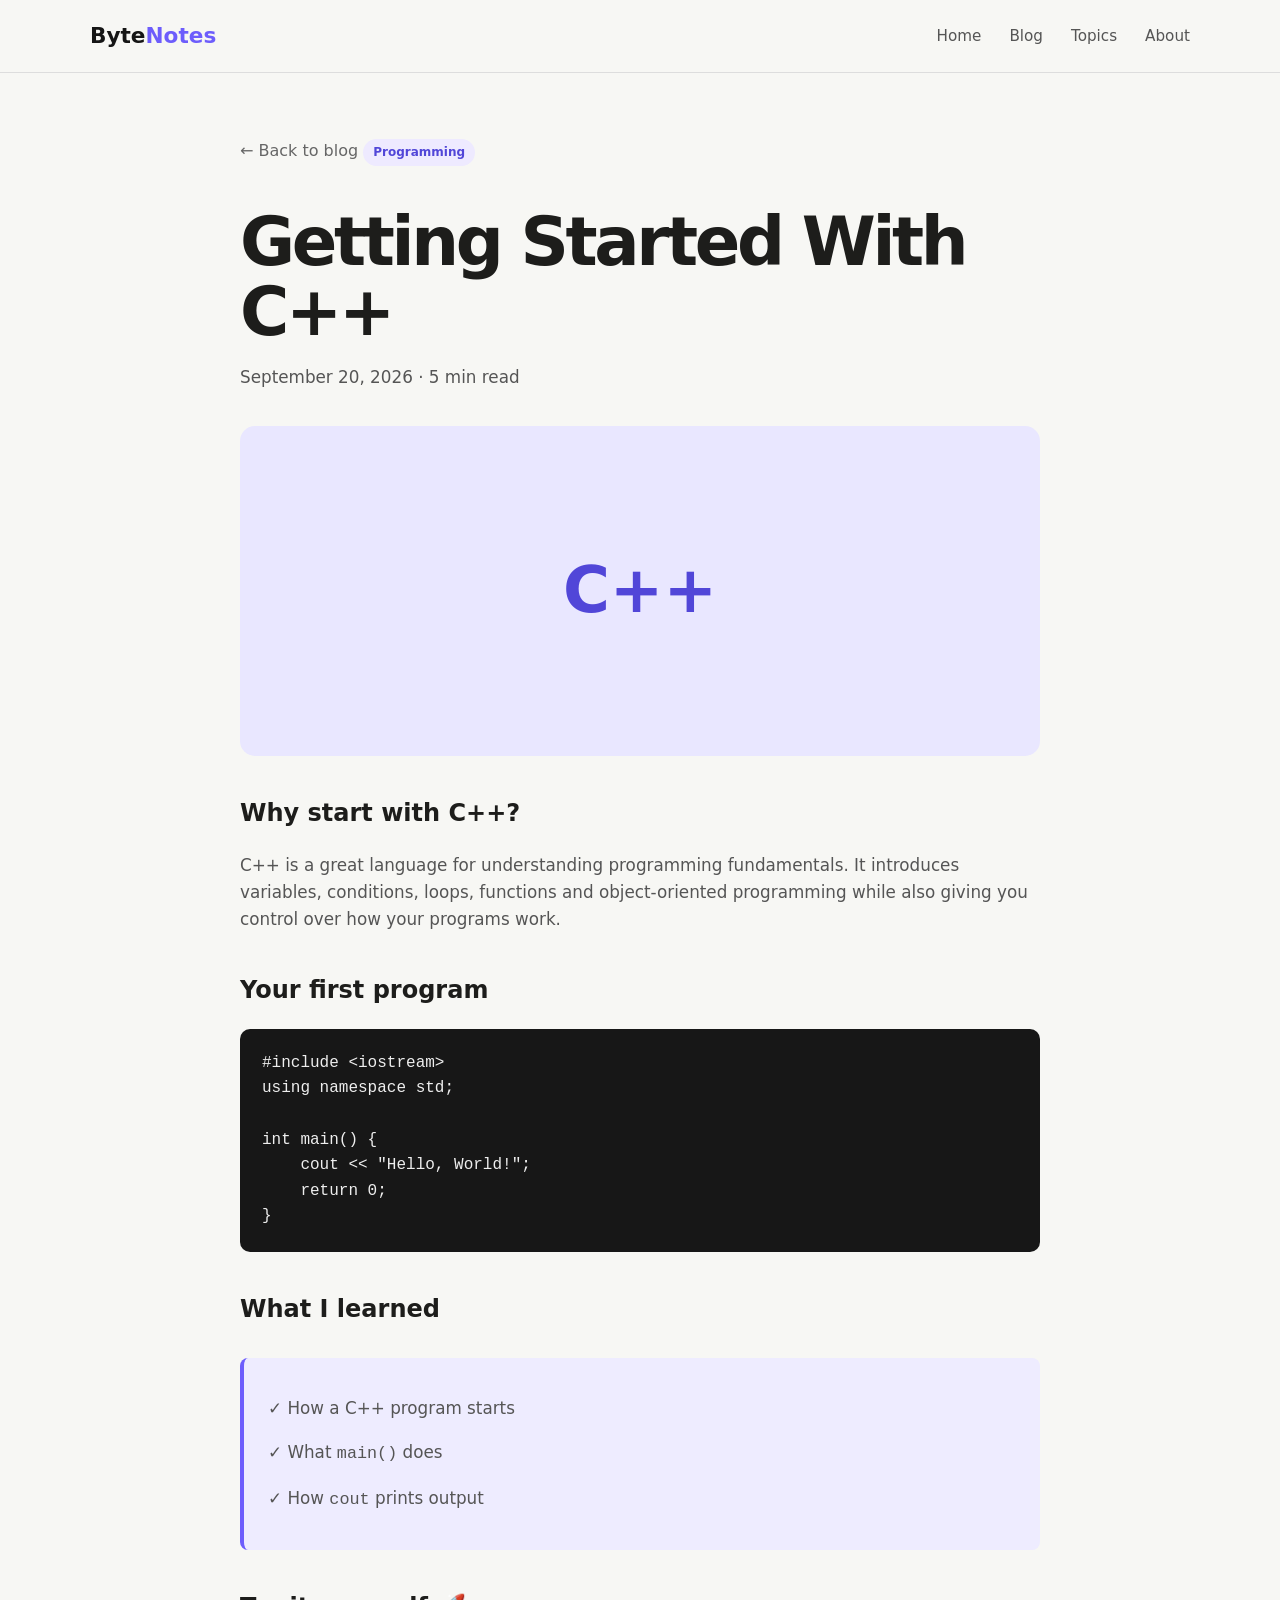
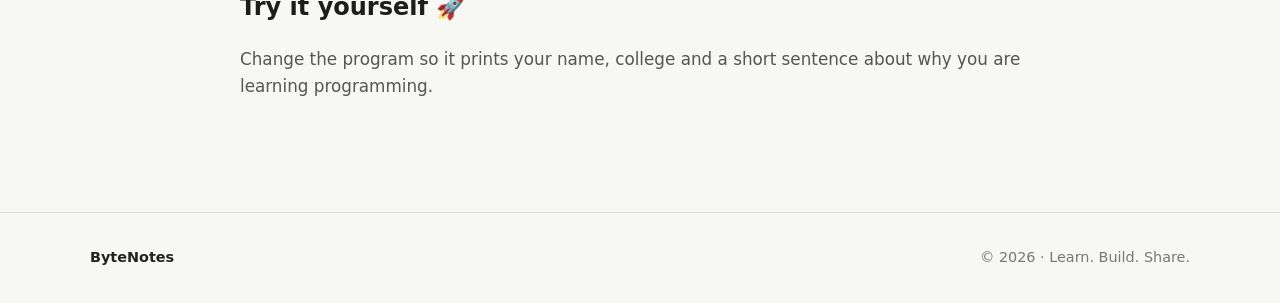
<file: bytenotes/posts/cpp-basics.html>
<!DOCTYPE html>
<html lang="en">
<head>
  <meta charset="UTF-8">
  <meta name="viewport" content="width=device-width, initial-scale=1.0">
  <title>Getting Started With C++ — ByteNotes</title>
  <link rel="stylesheet" href="../css/style.css">
</head>
<body>
<header class="header"><div class="container nav">
  <a class="logo" href="../index.html">Byte<span>Notes</span></a>
  <button class="menu-btn" aria-label="Toggle menu">☰</button>
  <nav><a href="../index.html">Home</a><a href="../blog.html">Blog</a><a href="../index.html#topics">Topics</a><a href="../about.html">About</a></nav>
</div></header>

<main class="container article">
  <a class="back" href="../blog.html">← Back to blog</a>
  <span class="tag">Programming</span>
  <h1>Getting Started With C++</h1>
  <p class="meta">September 20, 2026 · 5 min read</p>
  <div class="article-cover">C++</div>
  <h2>Why start with C++?</h2>
  <p>C++ is a great language for understanding programming fundamentals. It introduces variables, conditions, loops, functions and object-oriented programming while also giving you control over how your programs work.</p>
  <h2>Your first program</h2>
  <pre><code>#include &lt;iostream&gt;
using namespace std;

int main() {
    cout &lt;&lt; "Hello, World!";
    return 0;
}</code></pre>
  <h2>What I learned</h2>
  <div class="note-box">
    <p>✓ How a C++ program starts</p>
    <p>✓ What <code>main()</code> does</p>
    <p>✓ How <code>cout</code> prints output</p>
  </div>
  <h2>Try it yourself 🚀</h2>
  <p>Change the program so it prints your name, college and a short sentence about why you are learning programming.</p>
</main>

<footer><div class="container footer"><strong>ByteNotes</strong><span>© 2026 · Learn. Build. Share.</span></div></footer>
<script src="../js/main.js"></script>
</body>
</html>
</file>
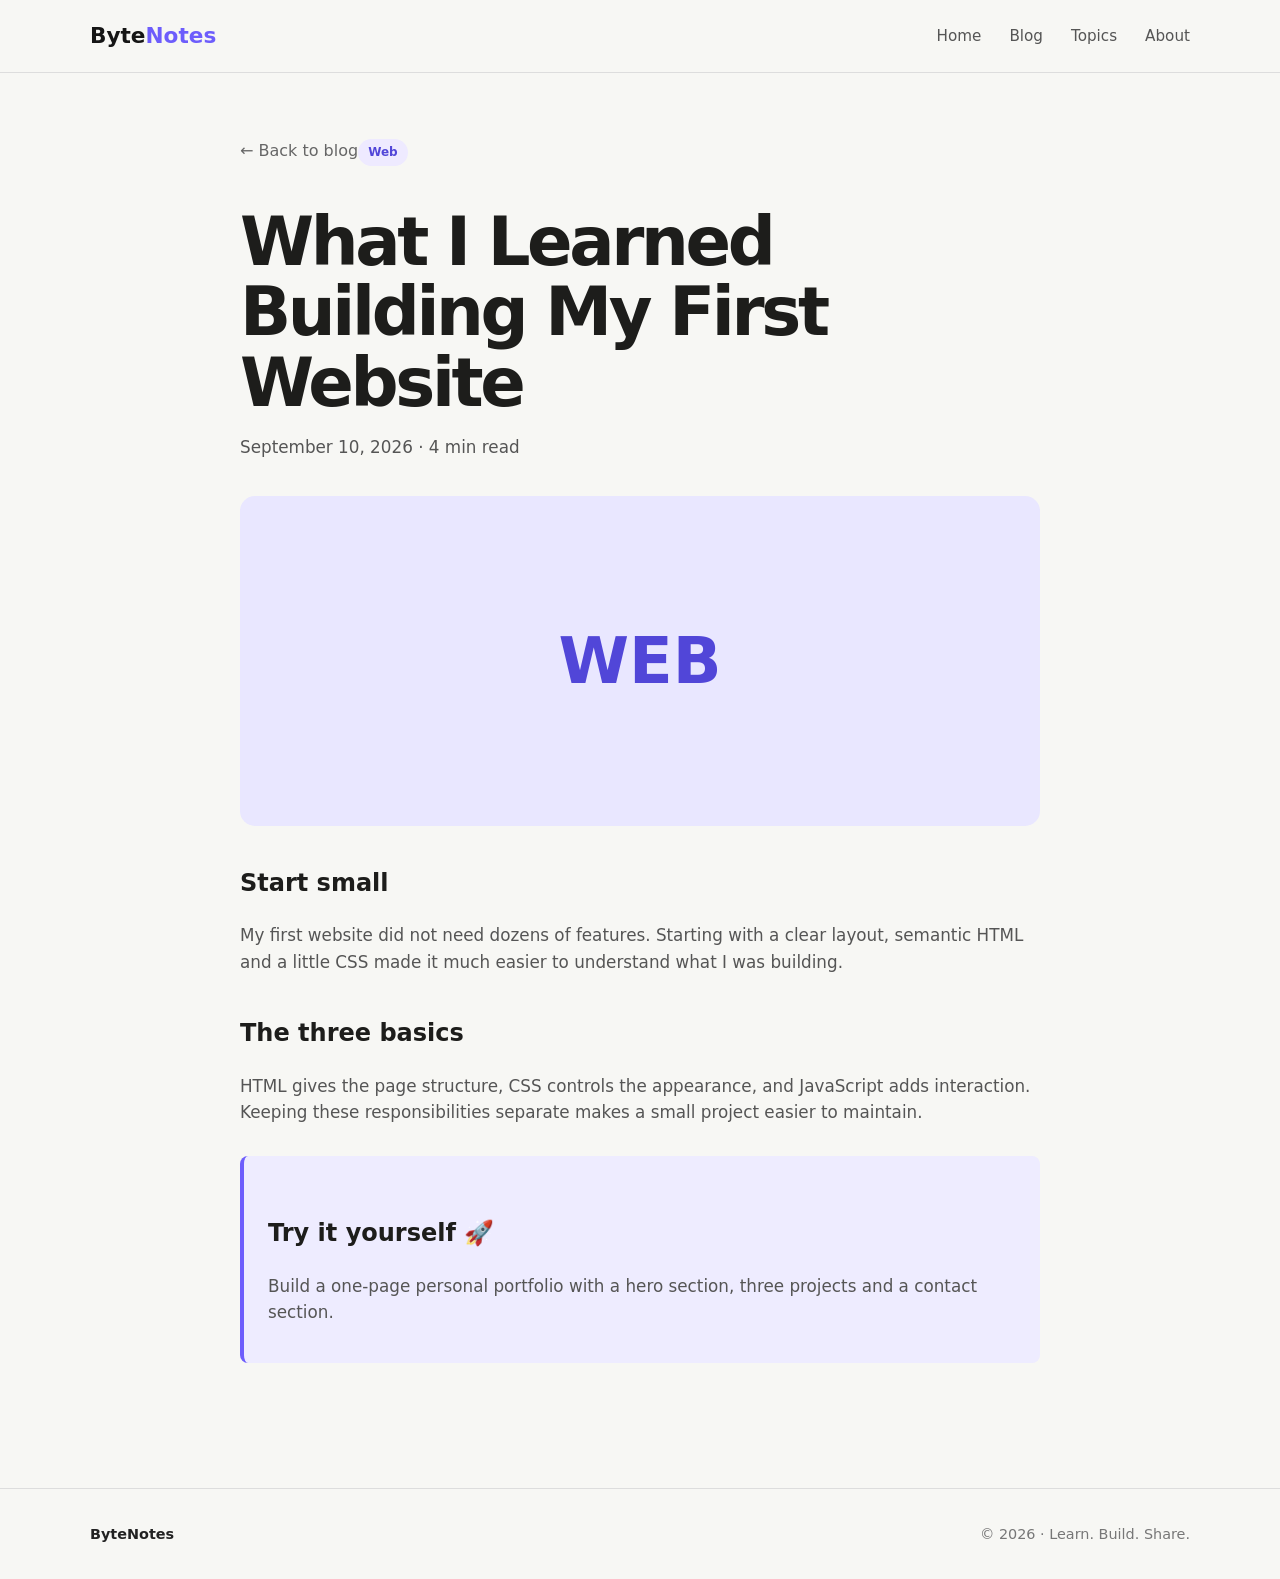
<file: bytenotes/posts/first-website.html>
<!DOCTYPE html>
<html lang="en">
<head><meta charset="UTF-8"><meta name="viewport" content="width=device-width, initial-scale=1.0"><title>My First Website — ByteNotes</title><link rel="stylesheet" href="../css/style.css"></head>
<body>
<header class="header"><div class="container nav"><a class="logo" href="../index.html">Byte<span>Notes</span></a><button class="menu-btn">☰</button><nav><a href="../index.html">Home</a><a href="../blog.html">Blog</a><a href="../index.html#topics">Topics</a><a href="../about.html">About</a></nav></div></header>
<main class="container article"><a class="back" href="../blog.html">← Back to blog</a><span class="tag">Web</span><h1>What I Learned Building My First Website</h1><p class="meta">September 10, 2026 · 4 min read</p><div class="article-cover">WEB</div><h2>Start small</h2><p>My first website did not need dozens of features. Starting with a clear layout, semantic HTML and a little CSS made it much easier to understand what I was building.</p><h2>The three basics</h2><p>HTML gives the page structure, CSS controls the appearance, and JavaScript adds interaction. Keeping these responsibilities separate makes a small project easier to maintain.</p><div class="note-box"><h2>Try it yourself 🚀</h2><p>Build a one-page personal portfolio with a hero section, three projects and a contact section.</p></div></main>
<footer><div class="container footer"><strong>ByteNotes</strong><span>© 2026 · Learn. Build. Share.</span></div></footer><script src="../js/main.js"></script>
</body></html>
</file>
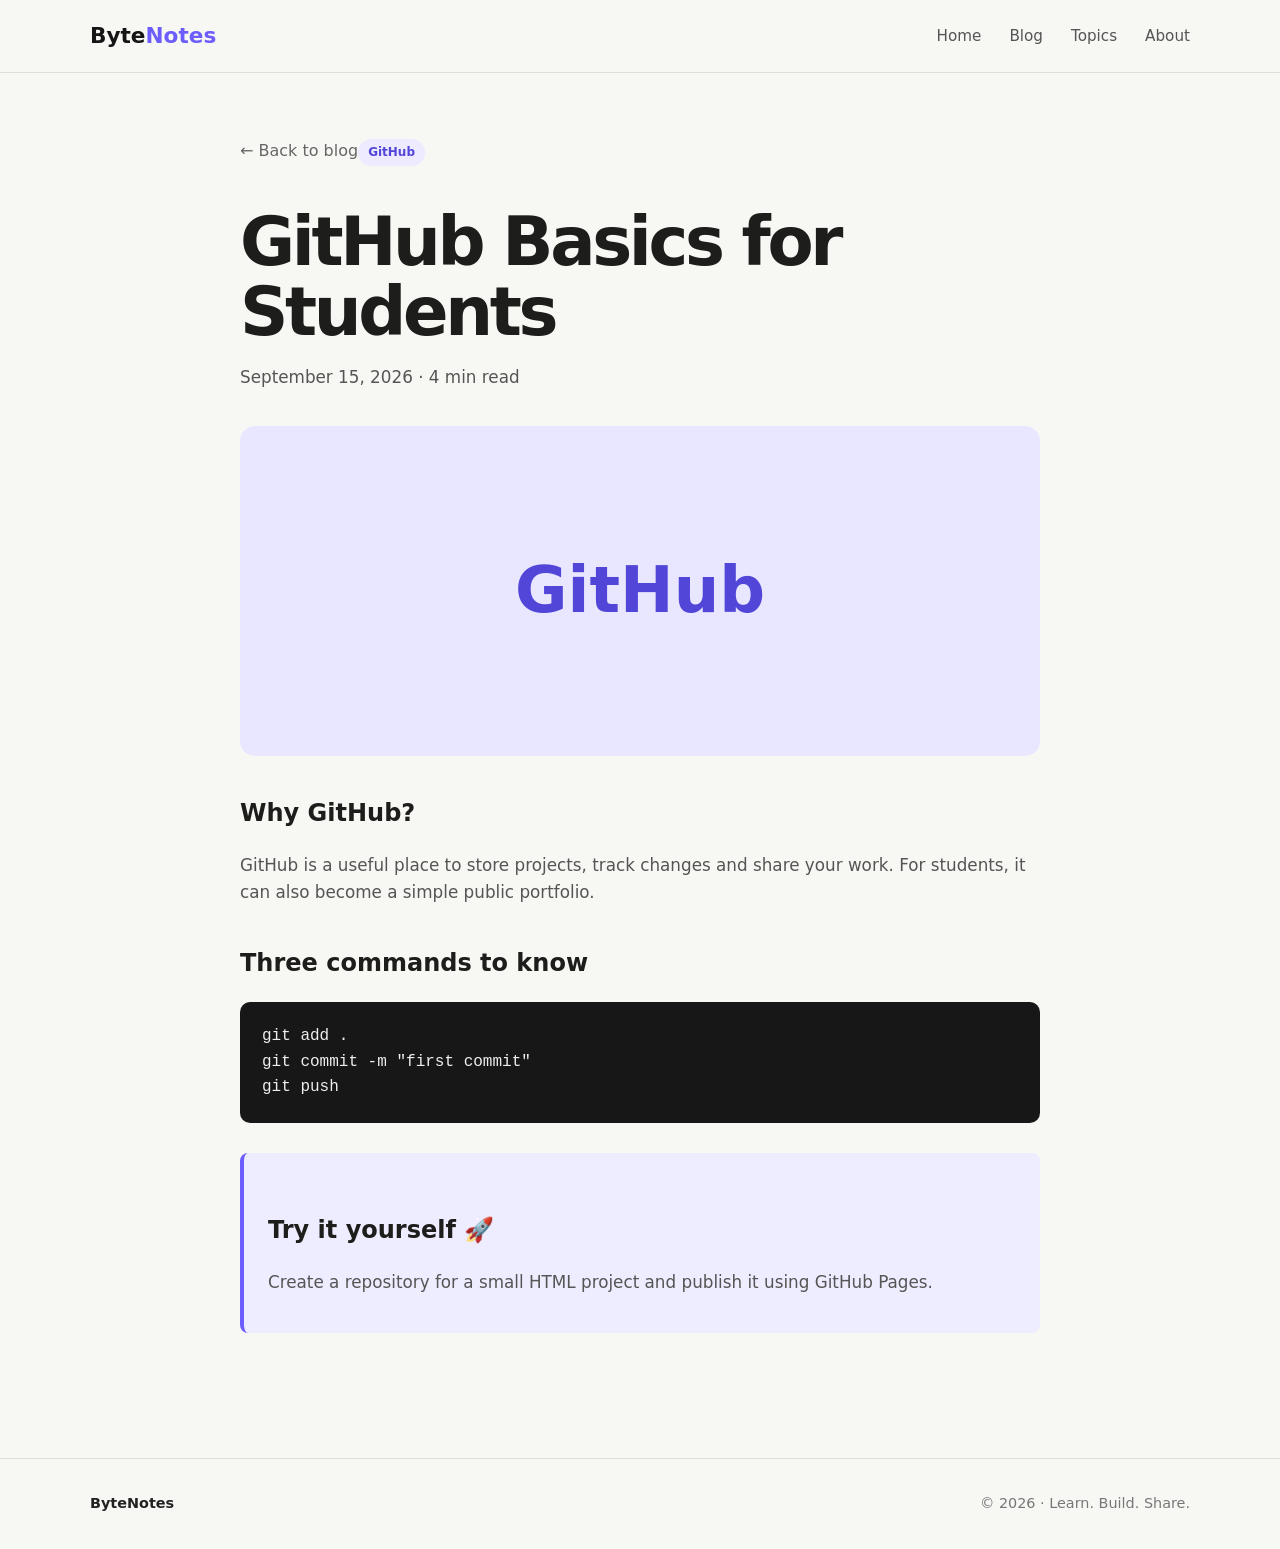
<file: bytenotes/posts/github-basics.html>
<!DOCTYPE html>
<html lang="en">
<head><meta charset="UTF-8"><meta name="viewport" content="width=device-width, initial-scale=1.0"><title>GitHub Basics — ByteNotes</title><link rel="stylesheet" href="../css/style.css"></head>
<body>
<header class="header"><div class="container nav"><a class="logo" href="../index.html">Byte<span>Notes</span></a><button class="menu-btn">☰</button><nav><a href="../index.html">Home</a><a href="../blog.html">Blog</a><a href="../index.html#topics">Topics</a><a href="../about.html">About</a></nav></div></header>
<main class="container article"><a class="back" href="../blog.html">← Back to blog</a><span class="tag">GitHub</span><h1>GitHub Basics for Students</h1><p class="meta">September 15, 2026 · 4 min read</p><div class="article-cover">GitHub</div><h2>Why GitHub?</h2><p>GitHub is a useful place to store projects, track changes and share your work. For students, it can also become a simple public portfolio.</p><h2>Three commands to know</h2><pre><code>git add .
git commit -m "first commit"
git push</code></pre><div class="note-box"><h2>Try it yourself 🚀</h2><p>Create a repository for a small HTML project and publish it using GitHub Pages.</p></div></main>
<footer><div class="container footer"><strong>ByteNotes</strong><span>© 2026 · Learn. Build. Share.</span></div></footer><script src="../js/main.js"></script>
</body></html>
</file>
<file: css/style.css>
*{box-sizing:border-box}html{scroll-behavior:smooth}body{margin:0;background:#f7f7f4;color:#1d1d1b;font-family:Inter,system-ui,-apple-system,BlinkMacSystemFont,"Segoe UI",sans-serif;line-height:1.6}.container{width:min(1100px,92%);margin:auto}.header{position:sticky;top:0;z-index:10;background:rgba(247,247,244,.94);backdrop-filter:blur(10px);border-bottom:1px solid #ddd}.nav{min-height:72px;display:flex;align-items:center;justify-content:space-between}.logo{font-size:1.35rem;font-weight:800;color:#151515;text-decoration:none}.logo span,.hero h1 span{color:#6d5dfc}.nav nav{display:flex;gap:28px}.nav nav a{color:#555;text-decoration:none;font-size:.95rem}.nav nav a:hover,.nav nav a.active{color:#111}.menu-btn{display:none;background:none;border:0;font-size:1.5rem}.hero{text-align:center;padding:105px 0 90px}.eyebrow{font-size:.75rem;letter-spacing:.14em;font-weight:800;color:#777;margin:0 0 10px}.hero h1{font-size:clamp(2.8rem,7vw,5.5rem);line-height:1.02;letter-spacing:-.06em;margin:10px 0 20px}.hero-text{max-width:600px;margin:0 auto 30px;color:#666;font-size:1.1rem}.btn{display:inline-block;background:#171717;color:#fff;text-decoration:none;padding:12px 21px;border-radius:8px;font-weight:700}.section{padding:55px 0}.section-title{display:flex;justify-content:space-between;align-items:end;margin-bottom:22px}.section h2,.page h2{font-size:2rem;letter-spacing:-.03em;margin:0}.view-all,.read-link{color:#4f46c5;text-decoration:none;font-weight:700}.featured-card{display:grid;grid-template-columns:1.1fr 1fr;background:#fff;border:1px solid #ddd;border-radius:18px;overflow:hidden}.featured-image,.article-cover{display:flex;align-items:center;justify-content:center;min-height:310px;background:#e9e7ff;font-size:4rem;font-weight:900;color:#5146d8}.featured-content{padding:42px}.featured-content h3{font-size:2rem;line-height:1.15;margin:14px 0}.featured-content p{color:#666}.tag{display:inline-block;background:#eeeaff;color:#5146d8;border-radius:100px;padding:4px 10px;font-size:.75rem;font-weight:800}.meta{font-size:.82rem;color:#888;margin:16px 0}.post-grid{display:grid;grid-template-columns:repeat(3,1fr);gap:22px}.post-card{background:#fff;border:1px solid #ddd;border-radius:15px;overflow:hidden;transition:transform .2s,box-shadow .2s}.post-card:hover{transform:translateY(-4px);box-shadow:0 12px 30px #0000000d}.post-image{height:170px;background:#e9e7ff;display:flex;align-items:center;justify-content:center;font-size:2rem;font-weight:900;color:#5146d8}.post-body{padding:22px}.post-body h3{font-size:1.3rem;line-height:1.25;margin:12px 0}.post-body p{color:#666;font-size:.92rem}.topics{display:flex;flex-wrap:wrap;gap:12px;margin-top:22px}.topics a{background:#fff;border:1px solid #ddd;border-radius:9px;padding:12px 18px;text-decoration:none;color:#333}.topics a:hover{border-color:#6d5dfc;color:#5146d8}.page{padding:75px 0;min-height:70vh}.page h1{font-size:clamp(2.5rem,6vw,4.5rem);letter-spacing:-.05em;line-height:1.05;margin:5px 0 15px}.lead{color:#666;max-width:650px;font-size:1.1rem}.blog-tools{display:flex;gap:15px;align-items:center;margin:38px 0 25px;flex-wrap:wrap}.blog-tools input{flex:1;min-width:220px;padding:13px 15px;border:1px solid #ccc;border-radius:8px;background:#fff;font:inherit}.filters{display:flex;gap:7px;flex-wrap:wrap}.filter{border:1px solid #ccc;background:#fff;padding:9px 13px;border-radius:8px;cursor:pointer}.filter.selected{background:#171717;color:#fff;border-color:#171717}.narrow{max-width:780px}.note-box{background:#eeecff;border-left:4px solid #6d5dfc;padding:20px 24px;border-radius:8px;margin:30px 0}.article{max-width:800px;padding:65px 0}.back{display:inline-block;color:#666;text-decoration:none;margin-bottom:28px}.article h1{font-size:clamp(2.5rem,6vw,4.2rem);line-height:1.05;letter-spacing:-.05em;margin:15px 0}.article-cover{margin:35px 0;height:330px;border-radius:15px}.article h2{margin-top:38px}.article p{color:#555;font-size:1.05rem}.article pre{background:#171717;color:#eee;padding:22px;border-radius:10px;overflow:auto}.article code{font-family:"Courier New",monospace}.empty{color:#777;padding:30px 0}footer{border-top:1px solid #ddd;margin-top:30px}.footer{min-height:90px;display:flex;justify-content:space-between;align-items:center;color:#777;font-size:.9rem}.footer strong{color:#222}@media(max-width:750px){.nav nav{display:none;position:absolute;left:0;right:0;top:72px;background:#f7f7f4;border-bottom:1px solid #ddd;padding:20px;flex-direction:column;gap:15px}.nav nav.show{display:flex}.menu-btn{display:block}.hero{padding:75px 0}.featured-card{grid-template-columns:1fr}.featured-image{min-height:220px}.post-grid{grid-template-columns:1fr}.section{padding:35px 0}.featured-content{padding:28px}.footer{flex-direction:column;justify-content:center;gap:5px}.article-cover{height:220px;min-height:220px}.blog-tools{align-items:stretch;flex-direction:column}}
</file>
<file: css/polish.css>
:root {
  color-scheme: light;
  --paper: #f5f6ef;
  --surface: #fffefa;
  --ink: #172722;
  --muted: #63706a;
  --line: #d9ded5;
  --green: #17634c;
  --green-dark: #104a38;
  --lime: #d5e88d;
  --coral: #c35a40;
  --serif: "DM Serif Display", Georgia, serif;
  --sans: "DM Sans", "Segoe UI", sans-serif;
}

* { box-sizing: border-box; }

html { scroll-behavior: smooth; }

body {
  background-color: var(--paper);
  background-image: radial-gradient(#dce2d8 0.7px, transparent 0.7px);
  background-size: 18px 18px;
  color: var(--ink);
  font-family: var(--sans);
  line-height: 1.7;
}

a { text-underline-offset: 0.2em; }
a:focus-visible, button:focus-visible, input:focus-visible {
  outline: 3px solid var(--coral);
  outline-offset: 4px;
}

.container { width: min(1080px, calc(100% - 48px)); }

.header {
  background: rgb(245 246 239 / 94%);
  border-bottom-color: var(--line);
  backdrop-filter: blur(14px);
}

.nav { min-height: 76px; }
.logo { color: var(--ink); font-family: var(--serif); font-size: 1.55rem; font-weight: 400; }
.logo span, .hero h1 span { color: var(--green); }
.nav nav { gap: 32px; }
.nav nav a { color: var(--muted); font-size: 0.9rem; font-weight: 600; }
.nav nav a:hover, .nav nav a.active { color: var(--green); }
.nav nav a.active { text-decoration: underline; text-decoration-thickness: 2px; text-underline-offset: 7px; }

.menu-btn {
  width: 44px;
  height: 44px;
  border: 1px solid var(--line);
  border-radius: 4px;
  color: var(--ink);
  cursor: pointer;
}

.hero {
  padding: 108px 0 94px;
  animation: arrive 650ms ease-out both;
}

.eyebrow { color: var(--green); font-size: 0.72rem; letter-spacing: 0.12em; }
.hero h1, .page h1, .article h1 {
  font-family: var(--serif);
  font-size: 4.5rem;
  font-weight: 400;
  letter-spacing: 0;
}

.hero h1 { line-height: 1.08; margin: 12px 0 18px; }
.hero-text, .lead { color: var(--muted); }
.hero-text { max-width: 590px; font-size: 1.08rem; }

.btn {
  background: var(--green);
  border-radius: 4px;
  padding: 13px 21px;
  transition: background-color 160ms ease, transform 160ms ease;
}
.btn:hover { background: var(--green-dark); transform: translateY(-2px); }

.section { padding: 48px 0; }
.section h2, .page h2 { font-family: var(--serif); font-size: 2.25rem; font-weight: 400; letter-spacing: 0; }
.section-title { margin-bottom: 24px; }
.view-all, .read-link { color: var(--green); }
.view-all:hover, .read-link:hover { color: var(--coral); }

.featured-card, .post-card {
  background: var(--surface);
  border: 1px solid var(--line);
  border-radius: 5px;
  box-shadow: 0 8px 28px rgb(23 39 34 / 4%);
}

.featured-card { grid-template-columns: 1.05fr 1fr; }
.featured-image, .article-cover, .post-image {
  display: block;
  width: 100%;
  object-fit: contain;
  background-color: #dcebdd;
  background-image: linear-gradient(90deg, rgb(23 99 76 / 8%) 1px, transparent 1px), linear-gradient(rgb(23 99 76 / 8%) 1px, transparent 1px);
  background-size: 28px 28px;
  color: var(--green);
  font-family: var(--serif);
  font-weight: 400;
}

.featured-image { height: 330px; min-height: 330px; background-color: #fff; }
.featured-content { align-self: center; padding: 44px; }
.featured-content h3 { font-family: var(--serif); font-size: 2.25rem; font-weight: 400; }
.featured-content p, .post-body p { color: var(--muted); }

.tag {
  background: var(--lime);
  border-radius: 3px;
  color: var(--ink);
  font-size: 0.7rem;
  letter-spacing: 0.04em;
  padding: 4px 9px;
}

.meta { color: var(--muted); }
.post-grid { gap: 18px; }
.post-card { transition: transform 180ms ease, box-shadow 180ms ease; }
.post-card:hover { box-shadow: 0 14px 32px rgb(23 39 34 / 9%); transform: translateY(-3px); }
.post-image { height: 175px; background-color: #fff; }
.post-body { padding: 23px; }
.post-body h3 { font-family: var(--serif); font-size: 1.5rem; font-weight: 400; }

.topics { gap: 10px; }
.topics a {
  background: var(--surface);
  border: 1px solid var(--line);
  border-radius: 3px;
  color: var(--ink);
  padding: 10px 15px;
  transition: border-color 160ms ease, color 160ms ease;
}
.topics a:hover { border-color: var(--green); color: var(--green); }

.page { padding: 78px 0; }
.page h1, .article h1 { font-size: 3.8rem; line-height: 1.12; margin: 8px 0 14px; }
.lead { font-size: 1.05rem; }
.blog-tools { margin: 34px 0 25px; }
.blog-tools input { background: var(--surface); border-color: var(--line); border-radius: 4px; }
.filter { background: var(--surface); border-color: var(--line); border-radius: 3px; color: var(--ink); font: inherit; font-size: 0.88rem; }
.filter:hover { border-color: var(--green); }
.filter.selected { background: var(--green); border-color: var(--green); color: white; }

.note-box { background: #e8eee2; border-left-color: var(--green); border-radius: 3px; }
.article { padding: 65px 0; }
.article-cover { height: 330px; border-radius: 4px; background-color: #fff; }
.article h1 { margin-top: 12px; }
.article h2 { font-family: var(--serif); font-size: 1.8rem; font-weight: 400; }
.article p { color: #43514a; }
.article pre { border-radius: 4px; }
.back { color: var(--muted); }
.back:hover { color: var(--green); }

footer { border-top-color: var(--line); margin-top: 24px; }
.footer { color: var(--muted); }
.footer strong { color: var(--ink); font-family: var(--serif); font-size: 1.1rem; font-weight: 400; }

@keyframes arrive {
  from { opacity: 0; transform: translateY(12px); }
  to { opacity: 1; transform: translateY(0); }
}

@media (max-width: 750px) {
  .container { width: min(100% - 36px, 560px); }
  .nav nav { top: 76px; background: var(--paper); border-bottom-color: var(--line); }
  .hero { padding: 76px 0 62px; }
  .hero h1 { font-size: 3.25rem; }
  .page h1, .article h1 { font-size: 2.8rem; }
  .featured-card { grid-template-columns: 1fr; }
  .featured-image { height: 220px; min-height: 220px; }
  .featured-content { padding: 28px; }
  .featured-content h3 { font-size: 1.9rem; }
  .post-grid { grid-template-columns: repeat(2, minmax(0, 1fr)); }
  .post-body { padding: 18px; }
  .section { padding: 34px 0; }
  .blog-tools { align-items: stretch; flex-direction: column; }
}

@media (max-width: 520px) {
  .container { width: calc(100% - 32px); }
  .hero h1 { font-size: 2.75rem; }
  .page h1, .article h1 { font-size: 2.45rem; }
  .section h2, .page h2 { font-size: 1.9rem; }
  .post-grid { grid-template-columns: 1fr; }
  .section-title { align-items: center; }
  .article-cover { min-height: 220px; height: 220px; }
  .footer { align-items: flex-start; padding: 20px 0; }
}

@media (prefers-reduced-motion: reduce) {
  *, *::before, *::after { animation-duration: 0.01ms !important; scroll-behavior: auto !important; transition-duration: 0.01ms !important; }
}
</file>
<file: bytenotes/css/style.css>
*{box-sizing:border-box}html{scroll-behavior:smooth}body{margin:0;background:#f7f7f4;color:#1d1d1b;font-family:Inter,system-ui,-apple-system,BlinkMacSystemFont,"Segoe UI",sans-serif;line-height:1.6}.container{width:min(1100px,92%);margin:auto}.header{position:sticky;top:0;z-index:10;background:rgba(247,247,244,.94);backdrop-filter:blur(10px);border-bottom:1px solid #ddd}.nav{min-height:72px;display:flex;align-items:center;justify-content:space-between}.logo{font-size:1.35rem;font-weight:800;color:#151515;text-decoration:none}.logo span,.hero h1 span{color:#6d5dfc}.nav nav{display:flex;gap:28px}.nav nav a{color:#555;text-decoration:none;font-size:.95rem}.nav nav a:hover,.nav nav a.active{color:#111}.menu-btn{display:none;background:none;border:0;font-size:1.5rem}.hero{text-align:center;padding:105px 0 90px}.eyebrow{font-size:.75rem;letter-spacing:.14em;font-weight:800;color:#777;margin:0 0 10px}.hero h1{font-size:clamp(2.8rem,7vw,5.5rem);line-height:1.02;letter-spacing:-.06em;margin:10px 0 20px}.hero-text{max-width:600px;margin:0 auto 30px;color:#666;font-size:1.1rem}.btn{display:inline-block;background:#171717;color:#fff;text-decoration:none;padding:12px 21px;border-radius:8px;font-weight:700}.section{padding:55px 0}.section-title{display:flex;justify-content:space-between;align-items:end;margin-bottom:22px}.section h2,.page h2{font-size:2rem;letter-spacing:-.03em;margin:0}.view-all,.read-link{color:#4f46c5;text-decoration:none;font-weight:700}.featured-card{display:grid;grid-template-columns:1.1fr 1fr;background:#fff;border:1px solid #ddd;border-radius:18px;overflow:hidden}.featured-image,.article-cover{display:flex;align-items:center;justify-content:center;min-height:310px;background:#e9e7ff;font-size:4rem;font-weight:900;color:#5146d8}.featured-content{padding:42px}.featured-content h3{font-size:2rem;line-height:1.15;margin:14px 0}.featured-content p{color:#666}.tag{display:inline-block;background:#eeeaff;color:#5146d8;border-radius:100px;padding:4px 10px;font-size:.75rem;font-weight:800}.meta{font-size:.82rem;color:#888;margin:16px 0}.post-grid{display:grid;grid-template-columns:repeat(3,1fr);gap:22px}.post-card{background:#fff;border:1px solid #ddd;border-radius:15px;overflow:hidden;transition:transform .2s,box-shadow .2s}.post-card:hover{transform:translateY(-4px);box-shadow:0 12px 30px #0000000d}.post-image{height:170px;background:#e9e7ff;display:flex;align-items:center;justify-content:center;font-size:2rem;font-weight:900;color:#5146d8}.post-body{padding:22px}.post-body h3{font-size:1.3rem;line-height:1.25;margin:12px 0}.post-body p{color:#666;font-size:.92rem}.topics{display:flex;flex-wrap:wrap;gap:12px;margin-top:22px}.topics a{background:#fff;border:1px solid #ddd;border-radius:9px;padding:12px 18px;text-decoration:none;color:#333}.topics a:hover{border-color:#6d5dfc;color:#5146d8}.page{padding:75px 0;min-height:70vh}.page h1{font-size:clamp(2.5rem,6vw,4.5rem);letter-spacing:-.05em;line-height:1.05;margin:5px 0 15px}.lead{color:#666;max-width:650px;font-size:1.1rem}.blog-tools{display:flex;gap:15px;align-items:center;margin:38px 0 25px;flex-wrap:wrap}.blog-tools input{flex:1;min-width:220px;padding:13px 15px;border:1px solid #ccc;border-radius:8px;background:#fff;font:inherit}.filters{display:flex;gap:7px;flex-wrap:wrap}.filter{border:1px solid #ccc;background:#fff;padding:9px 13px;border-radius:8px;cursor:pointer}.filter.selected{background:#171717;color:#fff;border-color:#171717}.narrow{max-width:780px}.note-box{background:#eeecff;border-left:4px solid #6d5dfc;padding:20px 24px;border-radius:8px;margin:30px 0}.article{max-width:800px;padding:65px 0}.back{display:inline-block;color:#666;text-decoration:none;margin-bottom:28px}.article h1{font-size:clamp(2.5rem,6vw,4.2rem);line-height:1.05;letter-spacing:-.05em;margin:15px 0}.article-cover{margin:35px 0;height:330px;border-radius:15px}.article h2{margin-top:38px}.article p{color:#555;font-size:1.05rem}.article pre{background:#171717;color:#eee;padding:22px;border-radius:10px;overflow:auto}.article code{font-family:"Courier New",monospace}.empty{color:#777;padding:30px 0}footer{border-top:1px solid #ddd;margin-top:30px}.footer{min-height:90px;display:flex;justify-content:space-between;align-items:center;color:#777;font-size:.9rem}.footer strong{color:#222}@media(max-width:750px){.nav nav{display:none;position:absolute;left:0;right:0;top:72px;background:#f7f7f4;border-bottom:1px solid #ddd;padding:20px;flex-direction:column;gap:15px}.nav nav.show{display:flex}.menu-btn{display:block}.hero{padding:75px 0}.featured-card{grid-template-columns:1fr}.featured-image{min-height:220px}.post-grid{grid-template-columns:1fr}.section{padding:35px 0}.featured-content{padding:28px}.footer{flex-direction:column;justify-content:center;gap:5px}.article-cover{height:220px;min-height:220px}.blog-tools{align-items:stretch;flex-direction:column}}
</file>
